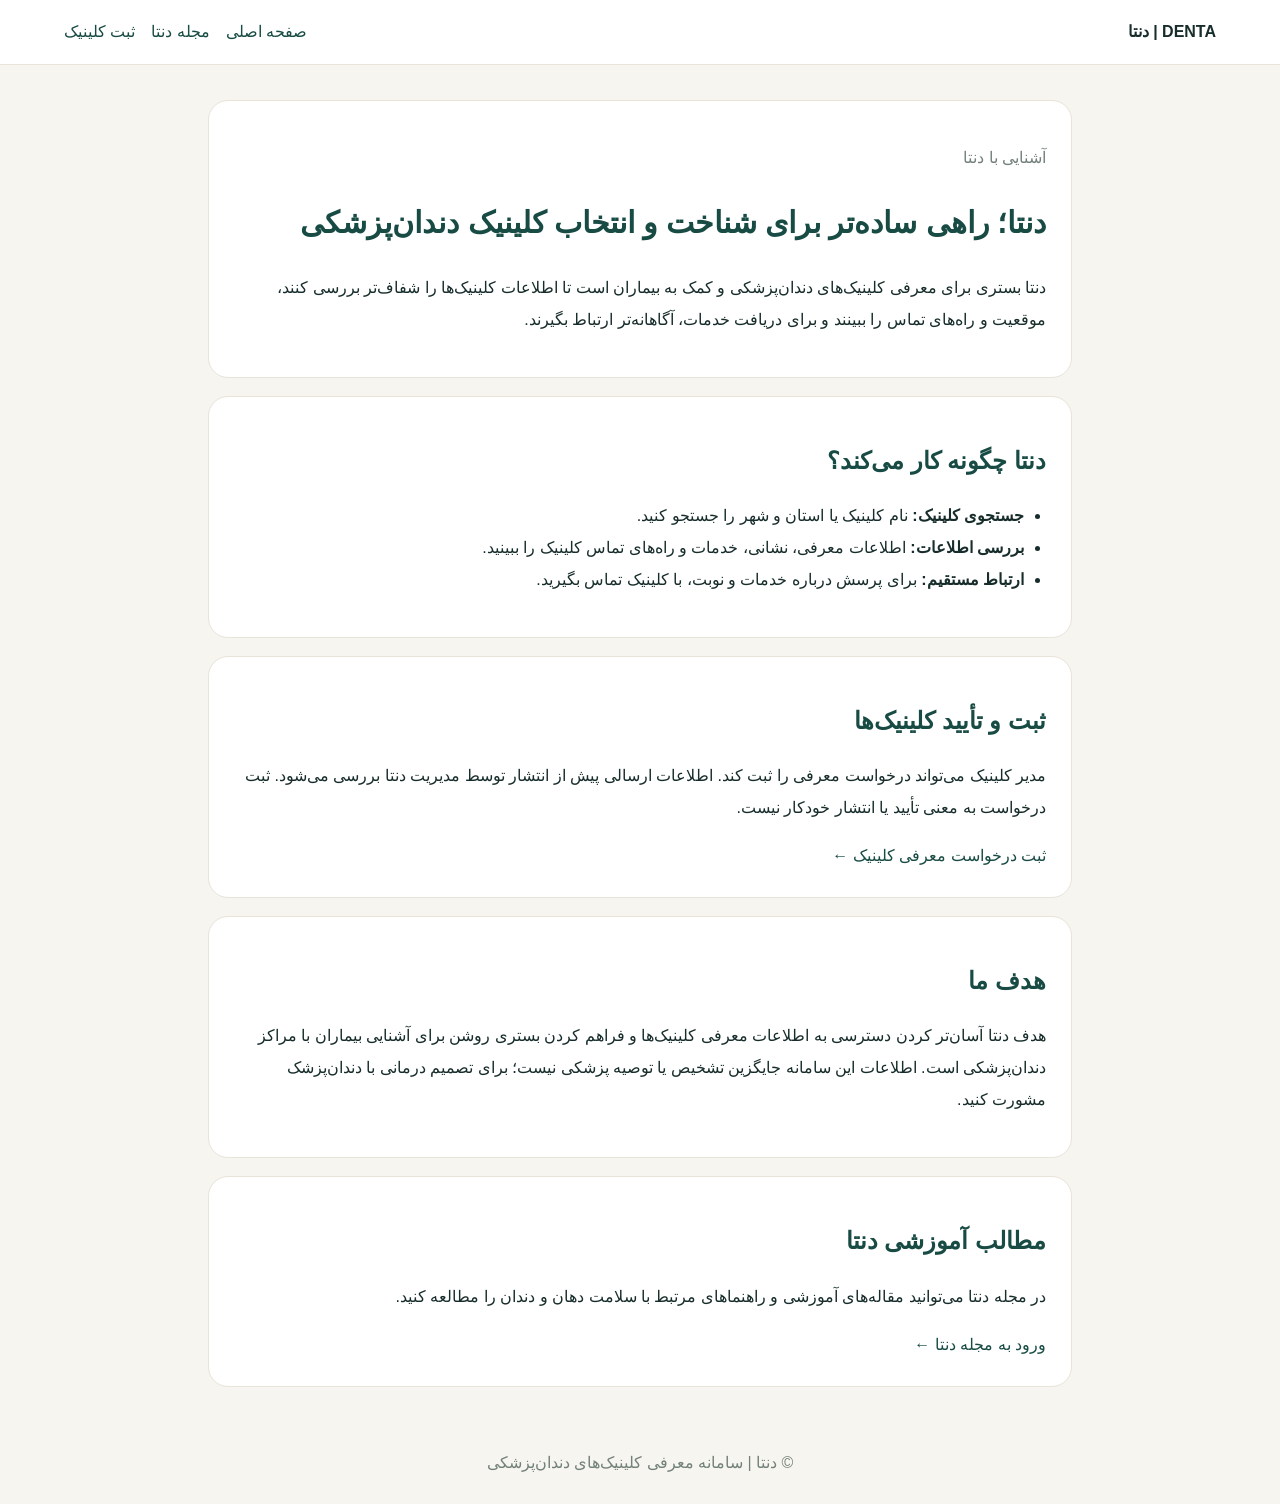
<file: about.html>
<!doctype html>
<html lang="fa" dir="rtl">
<head>
<link rel="icon" type="image/svg+xml" href="/favicon.svg">
<meta charset="utf-8"><meta name="viewport" content="width=device-width,initial-scale=1">
<meta name="theme-color" content="#174b43">
<title>درباره دنتا | راهنمای انتخاب و معرفی کلینیک‌های دندان‌پزشکی</title>
<meta name="description" content="با دنتا آشنا شوید؛ سامانه‌ای برای جستجوی کلینیک‌های دندان‌پزشکی، مشاهده اطلاعات تماس و معرفی کلینیک‌ها پس از بررسی.">
<link rel="canonical" href="https://denta-clinic.ir/about">
<style>
:root{--ink:#172d2b;--muted:#73817b;--green:#174b43;--gold:#b99558;--cream:#f7f5ef}
*{box-sizing:border-box}body{margin:0;background:var(--cream);color:var(--ink);font:16px/2 Tahoma,Arial,sans-serif}
header{background:#fff;border-bottom:1px solid #e8e4d9;padding:16px 5%;display:flex;justify-content:space-between;align-items:center;gap:12px}
a{color:var(--green);text-decoration:none}main{max-width:900px;margin:35px auto;padding:0 18px}
.hero,.block{background:#fff;border:1px solid #e8e4d9;border-radius:20px;padding:25px;margin-bottom:18px}
h1,h2{color:var(--green);line-height:1.6}h1{font-size:30px}.muted{color:var(--muted)}
ul{padding-right:22px}footer{text-align:center;color:var(--muted);padding:25px}
@media(max-width:700px){h1{font-size:24px}.hero,.block{padding:18px}}
</style></head>
<body>
<header><strong>DENTA | دنتا</strong><nav><a href="/">صفحه اصلی</a>　<a href="/magazine">مجله دنتا</a>　<a href="/register">ثبت کلینیک</a></nav></header>
<main>
<section class="hero"><p class="muted">آشنایی با دنتا</p><h1>دنتا؛ راهی ساده‌تر برای شناخت و انتخاب کلینیک دندان‌پزشکی</h1>
<p>دنتا بستری برای معرفی کلینیک‌های دندان‌پزشکی و کمک به بیماران است تا اطلاعات کلینیک‌ها را شفاف‌تر بررسی کنند، موقعیت و راه‌های تماس را ببینند و برای دریافت خدمات، آگاهانه‌تر ارتباط بگیرند.</p></section>
<section class="block"><h2>دنتا چگونه کار می‌کند؟</h2><ul>
<li><strong>جستجوی کلینیک:</strong> نام کلینیک یا استان و شهر را جستجو کنید.</li>
<li><strong>بررسی اطلاعات:</strong> اطلاعات معرفی، نشانی، خدمات و راه‌های تماس کلینیک را ببینید.</li>
<li><strong>ارتباط مستقیم:</strong> برای پرسش درباره خدمات و نوبت، با کلینیک تماس بگیرید.</li>
</ul></section>
<section class="block"><h2>ثبت و تأیید کلینیک‌ها</h2><p>مدیر کلینیک می‌تواند درخواست معرفی را ثبت کند. اطلاعات ارسالی پیش از انتشار توسط مدیریت دنتا بررسی می‌شود. ثبت درخواست به معنی تأیید یا انتشار خودکار نیست.</p><a href="/register">ثبت درخواست معرفی کلینیک ←</a></section>
<section class="block"><h2>هدف ما</h2><p>هدف دنتا آسان‌تر کردن دسترسی به اطلاعات معرفی کلینیک‌ها و فراهم کردن بستری روشن برای آشنایی بیماران با مراکز دندان‌پزشکی است. اطلاعات این سامانه جایگزین تشخیص یا توصیه پزشکی نیست؛ برای تصمیم درمانی با دندان‌پزشک مشورت کنید.</p></section>
<section class="block"><h2>مطالب آموزشی دنتا</h2><p>در مجله دنتا می‌توانید مقاله‌های آموزشی و راهنماهای مرتبط با سلامت دهان و دندان را مطالعه کنید.</p><a href="/magazine">ورود به مجله دنتا ←</a></section>
</main><footer>© دنتا | سامانه معرفی کلینیک‌های دندان‌پزشکی</footer></body></html>
</file>
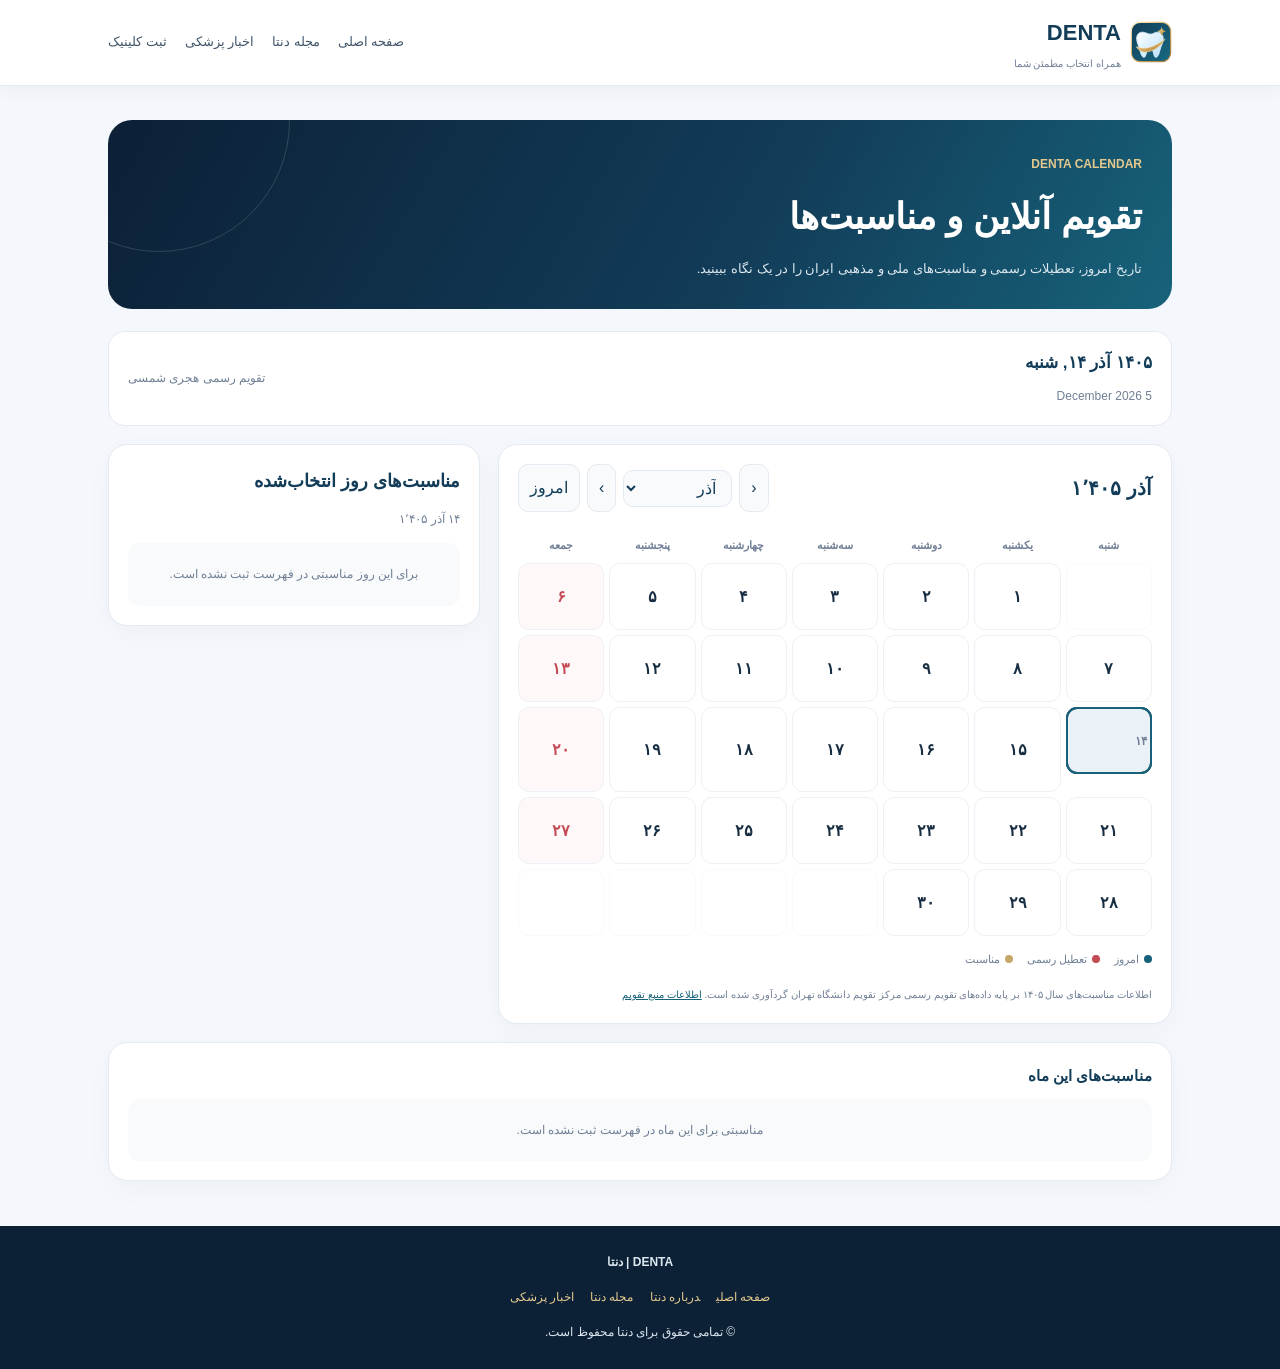
<file: calendar.html>
<!DOCTYPE html>
<html lang="fa" dir="rtl">
<head>
<meta charset="UTF-8">
<meta name="viewport" content="width=device-width, initial-scale=1">
<meta name="theme-color" content="#123c58">
<link rel="icon" type="image/svg+xml" href="/favicon.svg">
<title>تقویم آنلاین و مناسبت‌ها | دنتا</title>
<meta name="description" content="تقویم آنلاین شمسی دنتا؛ مشاهده تاریخ امروز، تعطیلات رسمی و مناسبت‌های ملی و مذهبی ایران در سال ۱۴۰۵.">
<link rel="canonical" href="https://denta-clinic.ir/calendar">
<meta name="robots" content="index,follow">
<style>
:root{--navy:#123c58;--blue:#17627a;--gold:#c7a66a;--ink:#172d42;--muted:#718096;--line:#e4eaf1;--bg:#f4f7fb;--red:#c44b55}
*{box-sizing:border-box}body{margin:0;background:var(--bg);color:var(--ink);font-family:Tahoma,"Segoe UI",Arial,sans-serif;line-height:1.9}
a{text-decoration:none;color:inherit}button,select{font:inherit}
header{background:#fff;border-bottom:1px solid var(--line);position:sticky;top:0;z-index:5;box-shadow:0 5px 20px #123c580b}
.nav{max-width:1100px;margin:auto;padding:12px 18px;display:flex;align-items:center;justify-content:space-between;gap:15px}
.logo{display:flex;align-items:center;gap:9px;color:var(--navy);font-weight:900;font-size:22px}.logo img{width:42px;height:42px;object-fit:contain}.logo small{display:block;font-size:10px;color:var(--muted);font-weight:400}
.navlinks{display:flex;gap:18px;align-items:center;font-size:13px;color:#42566a}.navlinks a:hover{color:var(--gold)}
main{max-width:1100px;margin:34px auto;padding:0 18px}
.intro{background:linear-gradient(120deg,#0c2036,#123c58 60%,#17627a);color:#fff;border-radius:24px;padding:28px 30px;margin-bottom:22px;position:relative;overflow:hidden}
.intro:after{content:"";position:absolute;width:260px;height:260px;border:1px solid #ffffff25;border-radius:50%;left:-80px;top:-130px}
.eyebrow{color:#e4c98e;font-size:12px;font-weight:bold}.intro h1{font-size:clamp(25px,4vw,36px);margin:5px 0}.intro p{margin:0;color:#dce7ef;font-size:13px}
.today{display:flex;align-items:center;justify-content:space-between;gap:12px;flex-wrap:wrap;background:#fff;border:1px solid var(--line);border-radius:17px;padding:15px 19px;margin-bottom:18px}
.today strong{color:var(--navy);font-size:17px}.today span{font-size:12px;color:var(--muted)}
.layout{display:grid;grid-template-columns:minmax(0,1.45fr) minmax(270px,.8fr);gap:18px;align-items:start}
.panel{background:#fff;border:1px solid var(--line);border-radius:19px;padding:19px;box-shadow:0 8px 28px #10243a08}
.toolbar{display:flex;align-items:center;justify-content:space-between;gap:10px;margin-bottom:16px}
.toolbar h2{font-size:20px;margin:0;color:var(--navy)}
.controls{display:flex;align-items:center;gap:7px}
.controls button,.controls select{border:1px solid var(--line);background:#f8fafc;color:var(--navy);border-radius:10px;padding:8px 11px;cursor:pointer}
.controls button:hover{border-color:var(--gold);background:#fff}
.weekdays,.days{display:grid;grid-template-columns:repeat(7,minmax(0,1fr));gap:5px}
.weekdays div{text-align:center;color:var(--muted);font-size:11px;font-weight:bold;padding:7px 0}
.day{min-height:67px;border:1px solid #edf1f5;background:#fff;border-radius:11px;padding:6px 4px;text-align:center;cursor:pointer;position:relative;color:var(--ink)}
.day:hover{border-color:var(--gold);background:#fffcf5}.day.muted{opacity:.35;cursor:default}.day.friday{background:#fff8f8;color:var(--red)}.day.holiday{background:#fff4f3;border-color:#f2d6d7}.day.today{outline:2px solid var(--blue);outline-offset:-2px;background:#edf7fb}.day.selected{background:#eaf2f8;border:2px solid var(--navy);padding:5px 3px}
.day-num{font-size:16px;font-weight:bold;display:block;line-height:1.7}.day-mark{display:block;font-size:9px;line-height:1.35;color:var(--red);white-space:nowrap;overflow:hidden;text-overflow:ellipsis}
.legend{display:flex;gap:14px;flex-wrap:wrap;margin-top:13px;color:var(--muted);font-size:11px}.dot{display:inline-block;width:8px;height:8px;border-radius:50%;margin-left:5px;background:var(--red)}.dot.blue{background:var(--blue)}.dot.gold{background:var(--gold)}
.side h2{font-size:18px;color:var(--navy);margin:0 0 10px}.selected-date{font-size:12px;color:var(--muted);margin-bottom:12px}
.event{padding:11px 12px;border:1px solid var(--line);border-radius:12px;margin:9px 0;background:#fbfcfe}
.event strong{display:block;font-size:13px;color:var(--ink)}.event small{display:block;color:var(--muted);font-size:10px;margin-top:3px}
.event.holiday{border-right:3px solid var(--red)}.event.normal{border-right:3px solid var(--gold)}
.empty{padding:20px;text-align:center;background:#f8fafc;border-radius:12px;color:var(--muted);font-size:12px}
.source{font-size:10px;color:var(--muted);margin-top:15px}.source a{color:var(--blue);text-decoration:underline}
.month-events{margin-top:18px}.month-events h3{font-size:15px;color:var(--navy);margin:0 0 8px}
footer{text-align:center;padding:25px 15px;background:#0c2036;color:#dce7ef;font-size:12px;margin-top:45px}footer a{color:#e4c98e;margin:0 8px}
@media(max-width:760px){.nav{align-items:flex-start}.navlinks{gap:10px;font-size:11px}.navlinks .optional{display:none}main{margin-top:20px;padding:0 12px}.intro{padding:22px 19px}.layout{grid-template-columns:1fr}.panel{padding:13px}.day{min-height:57px;padding:4px 1px}.day-num{font-size:14px}.day-mark{font-size:8px}.toolbar{align-items:flex-start;flex-direction:column}.controls{width:100%;justify-content:space-between}.controls select{flex:1}}
</style>
</head>
<body>
<header><div class="nav">
<a class="logo" href="/"><img src="/denta-logo.svg" alt="دنتا"><span>DENTA<small>همراه انتخاب مطمئن شما</small></span></a>
<nav class="navlinks"><a href="/">صفحه اصلی</a><a class="optional" href="/magazine">مجله دنتا</a><a class="optional" href="/news">اخبار پزشکی</a><a href="/register">ثبت کلینیک</a></nav>
</div></header>
<main>
<section class="intro"><span class="eyebrow">DENTA CALENDAR</span><h1>تقویم آنلاین و مناسبت‌ها</h1><p>تاریخ امروز، تعطیلات رسمی و مناسبت‌های ملی و مذهبی ایران را در یک نگاه ببینید.</p></section>
<div class="today"><div><strong id="todayFa">در حال دریافت تاریخ امروز…</strong><br><span id="todayEn"></span></div><span>تقویم رسمی هجری شمسی</span></div>
<div class="layout">
<section class="panel">
<div class="toolbar"><h2 id="monthTitle">تقویم</h2><div class="controls"><button id="prev" aria-label="ماه قبل">‹</button><select id="monthSelect" aria-label="انتخاب ماه"></select><button id="next" aria-label="ماه بعد">›</button><button id="todayBtn">امروز</button></div></div>
<div class="weekdays"><div>شنبه</div><div>یکشنبه</div><div>دوشنبه</div><div>سه‌شنبه</div><div>چهارشنبه</div><div>پنجشنبه</div><div>جمعه</div></div>
<div class="days" id="daysGrid"></div>
<div class="legend"><span><i class="dot blue"></i>امروز</span><span><i class="dot"></i>تعطیل رسمی</span><span><i class="dot gold"></i>مناسبت</span></div>
<div class="source">اطلاعات مناسبت‌های سال ۱۴۰۵ بر پایه داده‌های تقویم رسمی مرکز تقویم دانشگاه تهران گردآوری شده است. <a href="https://farsiui.ir/calendar" target="_blank" rel="noopener">اطلاعات منبع تقویم</a></div>
</section>
<aside class="panel side"><h2>مناسبت‌های روز انتخاب‌شده</h2><div class="selected-date" id="selectedDate"></div><div id="dayEvents"><div class="empty">برای دیدن مناسبت‌ها، یک روز را انتخاب کنید.</div></div></aside>
</div>
<section class="panel month-events"><h3>مناسبت‌های این ماه</h3><div id="monthEvents"><div class="empty">در حال دریافت مناسبت‌ها…</div></div></section>
</main>
<footer><strong>DENTA | دنتا</strong><p><a href="/">صفحه اصلی</a><a href="/about">درباره دنتا</a><a href="/magazine">مجله دنتا</a><a href="/news">اخبار پزشکی</a></p><span>© تمامی حقوق برای دنتا محفوظ است.</span></footer>
<script>
const months=['فروردین','اردیبهشت','خرداد','تیر','مرداد','شهریور','مهر','آبان','آذر','دی','بهمن','اسفند'];
const faNum=n=>new Intl.NumberFormat('fa-IR').format(n);
const fmt=new Intl.DateTimeFormat('en-US-u-ca-persian-nu-latn',{timeZone:'Asia/Tehran',year:'numeric',month:'numeric',day:'numeric'});
function parts(date){const o={};for(const p of fmt.formatToParts(date))if(p.type!=='literal')o[p.type]=Number(p.value);return {y:o.year,m:o.month,d:o.day};}
function dateAtJalaliDay(y,m,d){const guess=new Date(Date.UTC(y+621,m+1,15));for(let k=-25;k<=25;k++){const x=new Date(guess);x.setUTCDate(x.getUTCDate()+k);const p=parts(x);if(p.y===y&&p.m===m&&p.d===d)return x;}return null;}
function iranToday(){const p=parts(new Date());return {y:p.y,m:p.m,d:p.d};}
const today=iranToday();let view={y:today.y,m:today.m};let selected={...today};let events=[];
document.getElementById('monthSelect').innerHTML=months.map((m,i)=>'<option value="'+(i+1)+'">'+m+'</option>').join('');
document.getElementById('todayFa').textContent=new Intl.DateTimeFormat('fa-IR',{timeZone:'Asia/Tehran',dateStyle:'full'}).format(new Date());
document.getElementById('todayEn').textContent=new Intl.DateTimeFormat('en-GB',{timeZone:'Asia/Tehran',dateStyle:'long'}).format(new Date());
function key(y,m,d){return y+'-'+String(m).padStart(2,'0')+'-'+String(d).padStart(2,'0')}
function eventsFor(y,m,d){return events.filter(e=>e.date===key(y,m,d))}
function render(){
 document.getElementById('monthTitle').textContent=months[view.m-1]+' '+faNum(view.y);
 document.getElementById('monthSelect').value=String(view.m);
 const first=dateAtJalaliDay(view.y,view.m,1);if(!first){document.getElementById('daysGrid').innerHTML='<div class="empty">تاریخ این ماه در دسترس نیست.</div>';return;}
 const start=(first.getUTCDay()+1)%7;const next=view.m===12?dateAtJalaliDay(view.y+1,1,1):dateAtJalaliDay(view.y,view.m+1,1);
 const count=Math.round((next-first)/86400000);const cells=Math.ceil((start+count)/7)*7;let html='';
 for(let i=0;i<cells;i++){const day=i-start+1;if(day<1||day>count){html+='<div class="day muted"></div>';continue;}
  const ev=eventsFor(view.y,view.m,day);const dt=new Date(first);dt.setUTCDate(dt.getUTCDate()+day-1);const friday=dt.getUTCDay()===5;const isToday=view.y===today.y&&view.m===today.m&&day===today.d;const isSel=view.y===selected.y&&view.m===selected.m&&day===selected.d;
  const holiday=ev.some(e=>e.isHoliday);const mark=ev.length?(ev[0].title?.fa||'مناسبت'):'';
  html+='<button class="day '+(friday?'friday ':'')+(holiday?'holiday ':'')+(isToday?'today ':'')+(isSel?'selected':'')+'" data-day="'+day+'"><span class="day-num">'+faNum(day)+'</span><span class="day-mark">'+(holiday?'تعطیل':mark)+'</span></button>';
 }
 document.getElementById('daysGrid').innerHTML=html;
 document.querySelectorAll('.day[data-day]').forEach(b=>b.addEventListener('click',()=>{selected={y:view.y,m:view.m,d:Number(b.dataset.day)};render();renderSelected();}));
 renderSelected();renderMonthEvents();
}
function renderSelected(){
 document.getElementById('selectedDate').textContent=faNum(selected.d)+' '+months[selected.m-1]+' '+faNum(selected.y);
 const list=eventsFor(selected.y,selected.m,selected.d);document.getElementById('dayEvents').innerHTML=list.length?list.map(e=>'<div class="event '+(e.isHoliday?'holiday':'normal')+'"><strong>'+(e.title?.fa||'مناسبت')+'</strong><small>'+(e.isHoliday?'تعطیل رسمی':'مناسبت ثبت‌شده')+'</small></div>').join(''):'<div class="empty">برای این روز مناسبتی در فهرست ثبت نشده است.</div>';
}
function renderMonthEvents(){
 const list=events.filter(e=>{const p=e.date.split('-').map(Number);return p[0]===view.y&&p[1]===view.m}).sort((a,b)=>a.date.localeCompare(b.date));
 document.getElementById('monthEvents').innerHTML=list.length?list.map(e=>{const p=e.date.split('-').map(Number);return '<div class="event '+(e.isHoliday?'holiday':'normal')+'"><strong>'+faNum(p[2])+' '+(e.title?.fa||'مناسبت')+'</strong><small>'+(e.isHoliday?'تعطیل رسمی':'مناسبت')+'</small></div>'}).join(''):'<div class="empty">مناسبتی برای این ماه در فهرست ثبت نشده است.</div>';
}
function move(n){let m=view.m+n,y=view.y;if(m<1){m=12;y--}if(m>12){m=1;y++}view={y,m};selected={y,m,d:1};render()}
document.getElementById('prev').onclick=()=>move(-1);document.getElementById('next').onclick=()=>move(1);
document.getElementById('monthSelect').onchange=e=>{view.m=Number(e.target.value);selected={y:view.y,m:view.m,d:1};render()};
document.getElementById('todayBtn').onclick=()=>{view={...today};selected={...today};render()};
async function loadEvents(){
 try{const base='https://raw.githubusercontent.com/MiladJoodi/FarsiUI/main/calendar/years/1405/';
  const [h,e]=await Promise.all([fetch(base+'holidays.json'),fetch(base+'events.json')]);
  if(!h.ok||!e.ok)throw new Error('calendar data unavailable');
  const [hd,ed]=await Promise.all([h.json(),e.json()]);events=[...(hd.items||[]),...(ed.items||[])];
  if(today.y!==1405){document.querySelector('.source').textContent='داده‌های منتشرشدهٔ این نسخه مربوط به سال ۱۴۰۵ است؛ برای سال‌های دیگر به‌روزرسانی تقویم لازم است.'}
 }catch(err){document.getElementById('dayEvents').innerHTML='<div class="empty">دریافت فهرست مناسبت‌ها ممکن نشد. لطفاً اتصال اینترنت را بررسی و صفحه را دوباره بارگذاری کنید.</div>';document.getElementById('monthEvents').innerHTML='<div class="empty">اطلاعات مناسبت‌ها بارگذاری نشد.</div>'}
 render();
}
loadEvents();
</script>
</body></html>
</file>
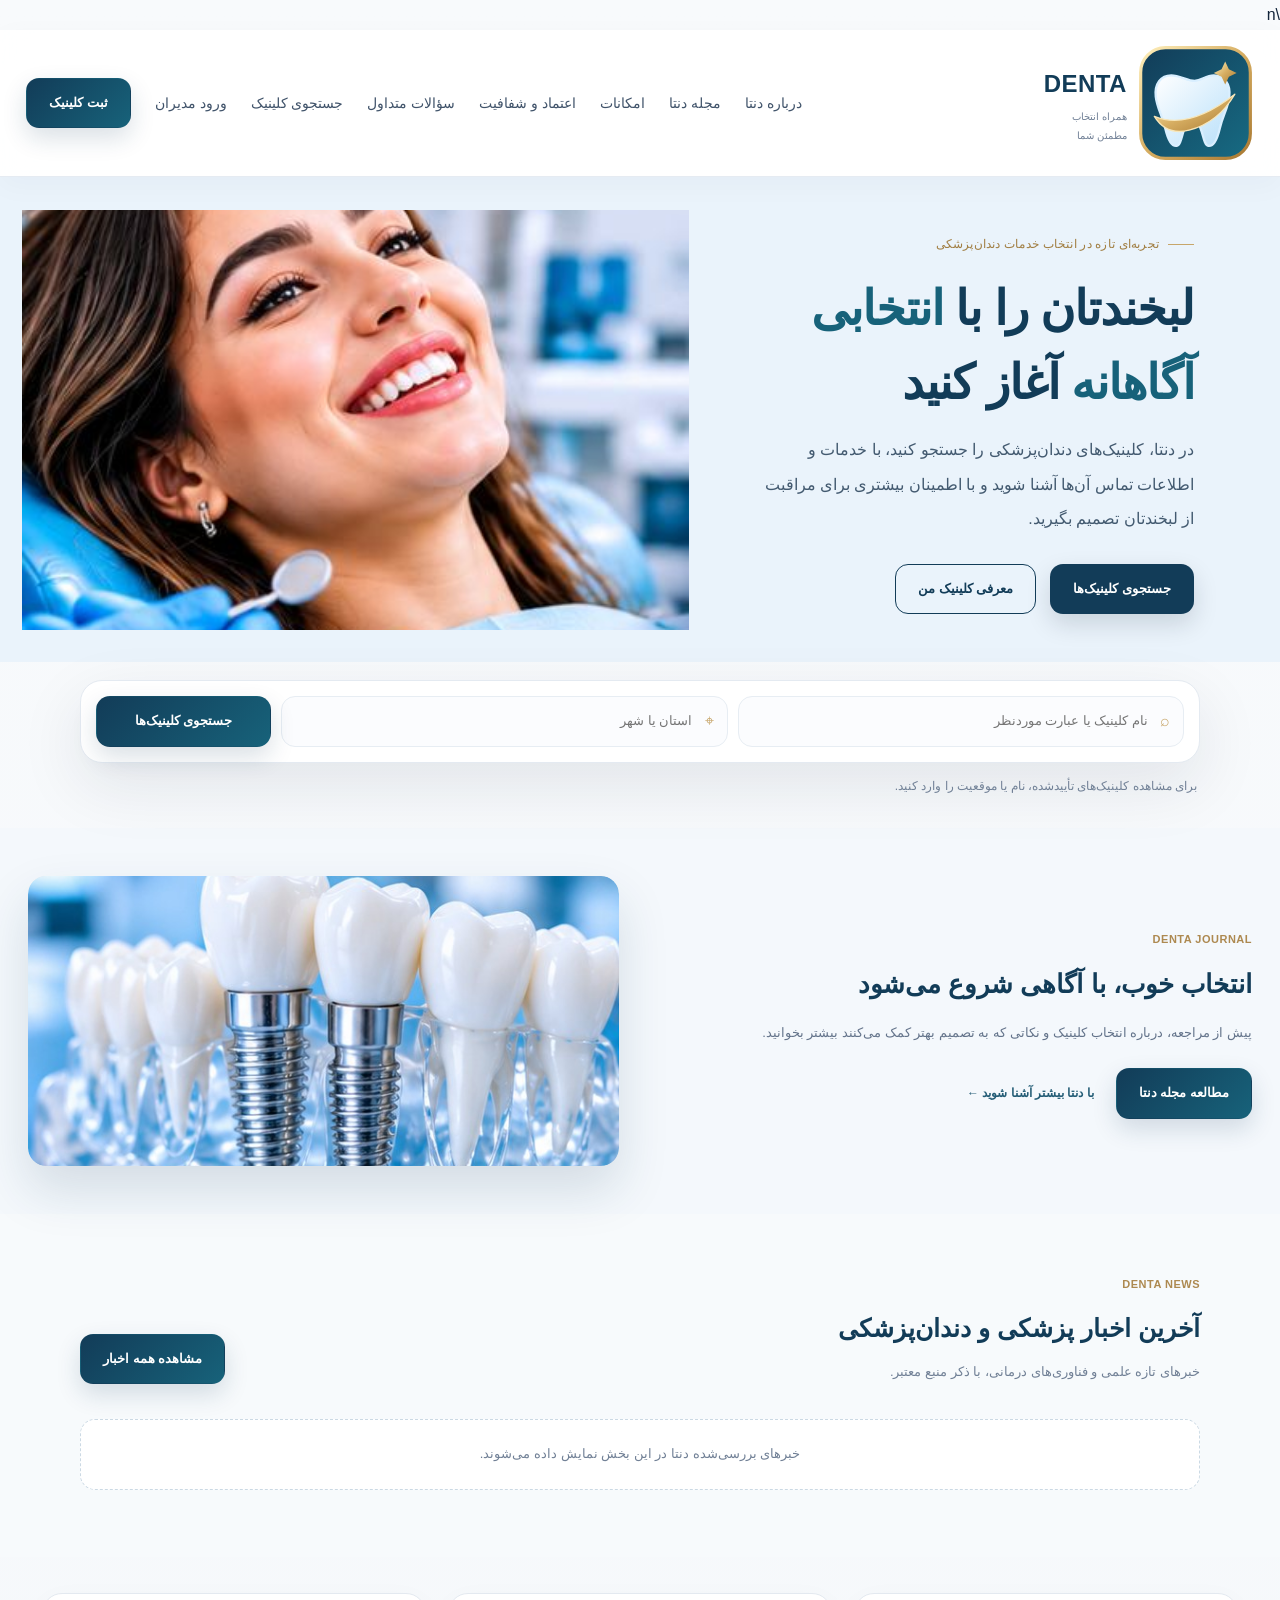
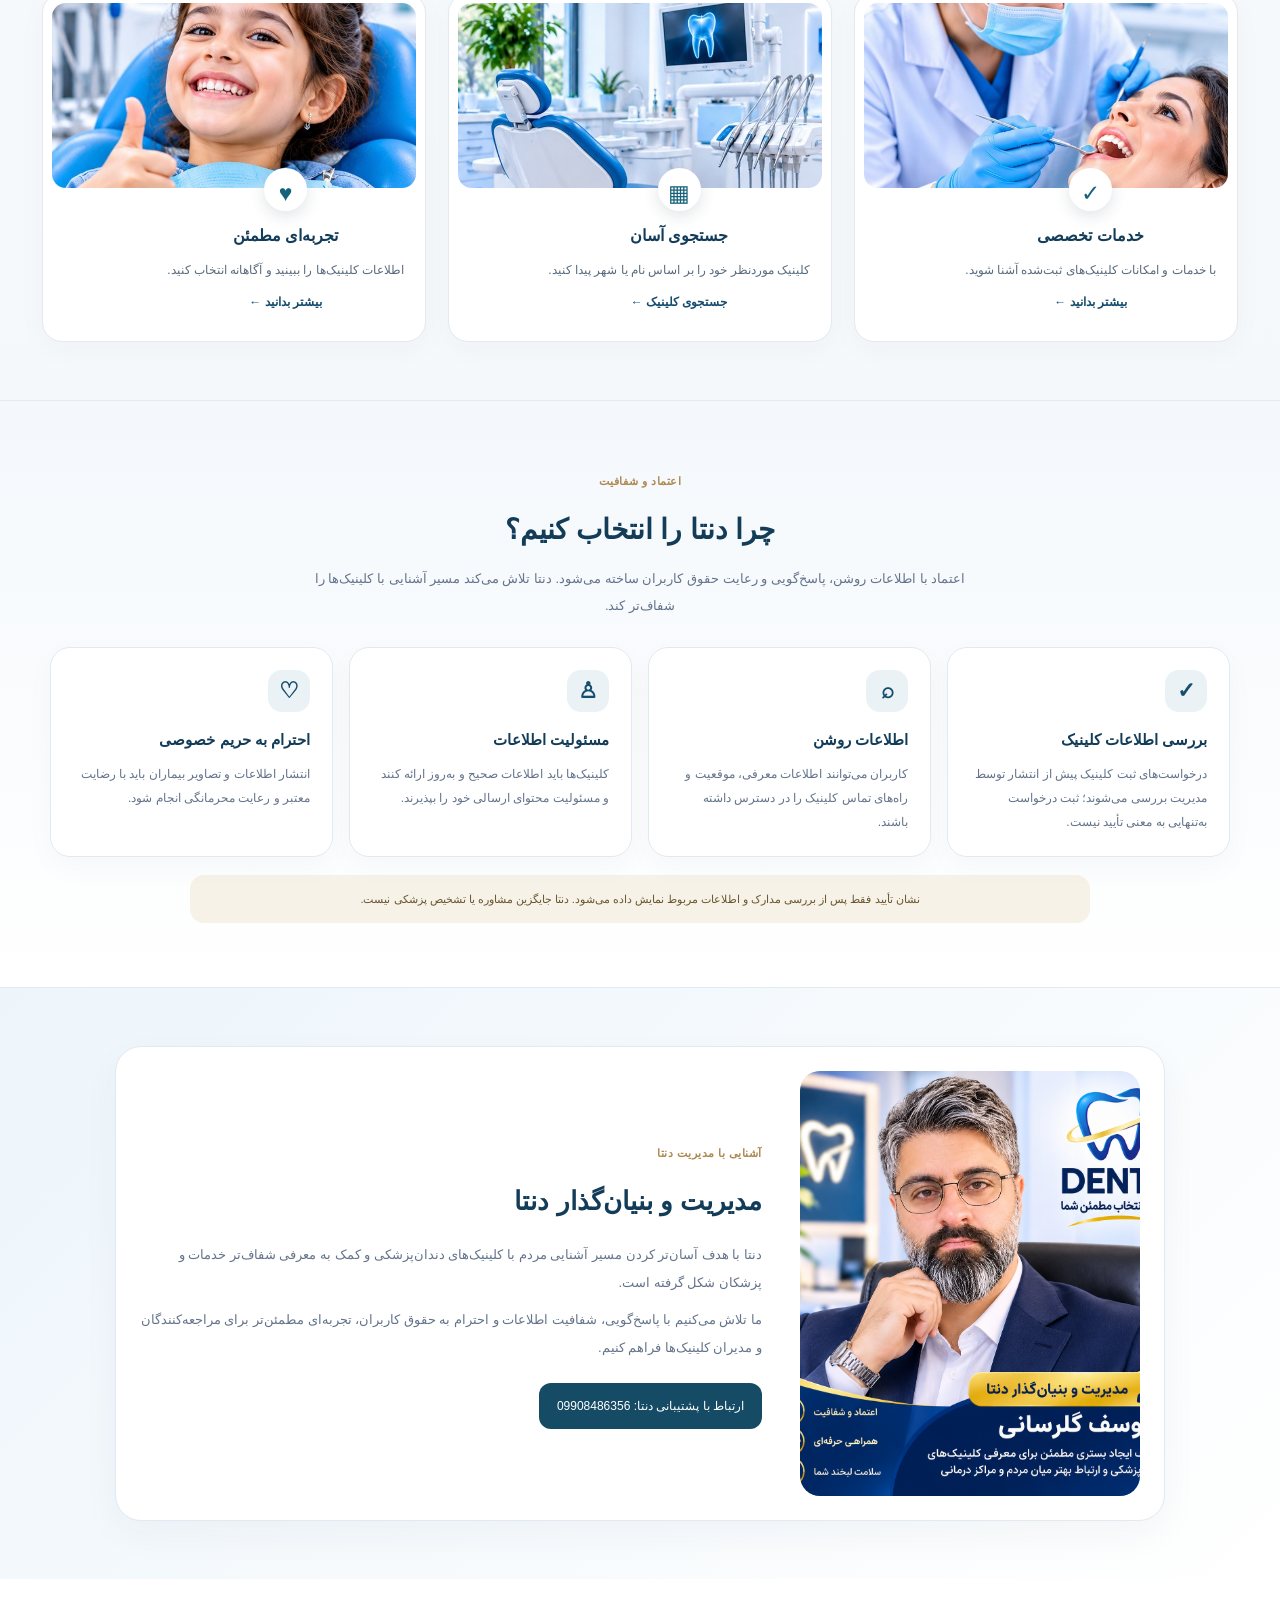
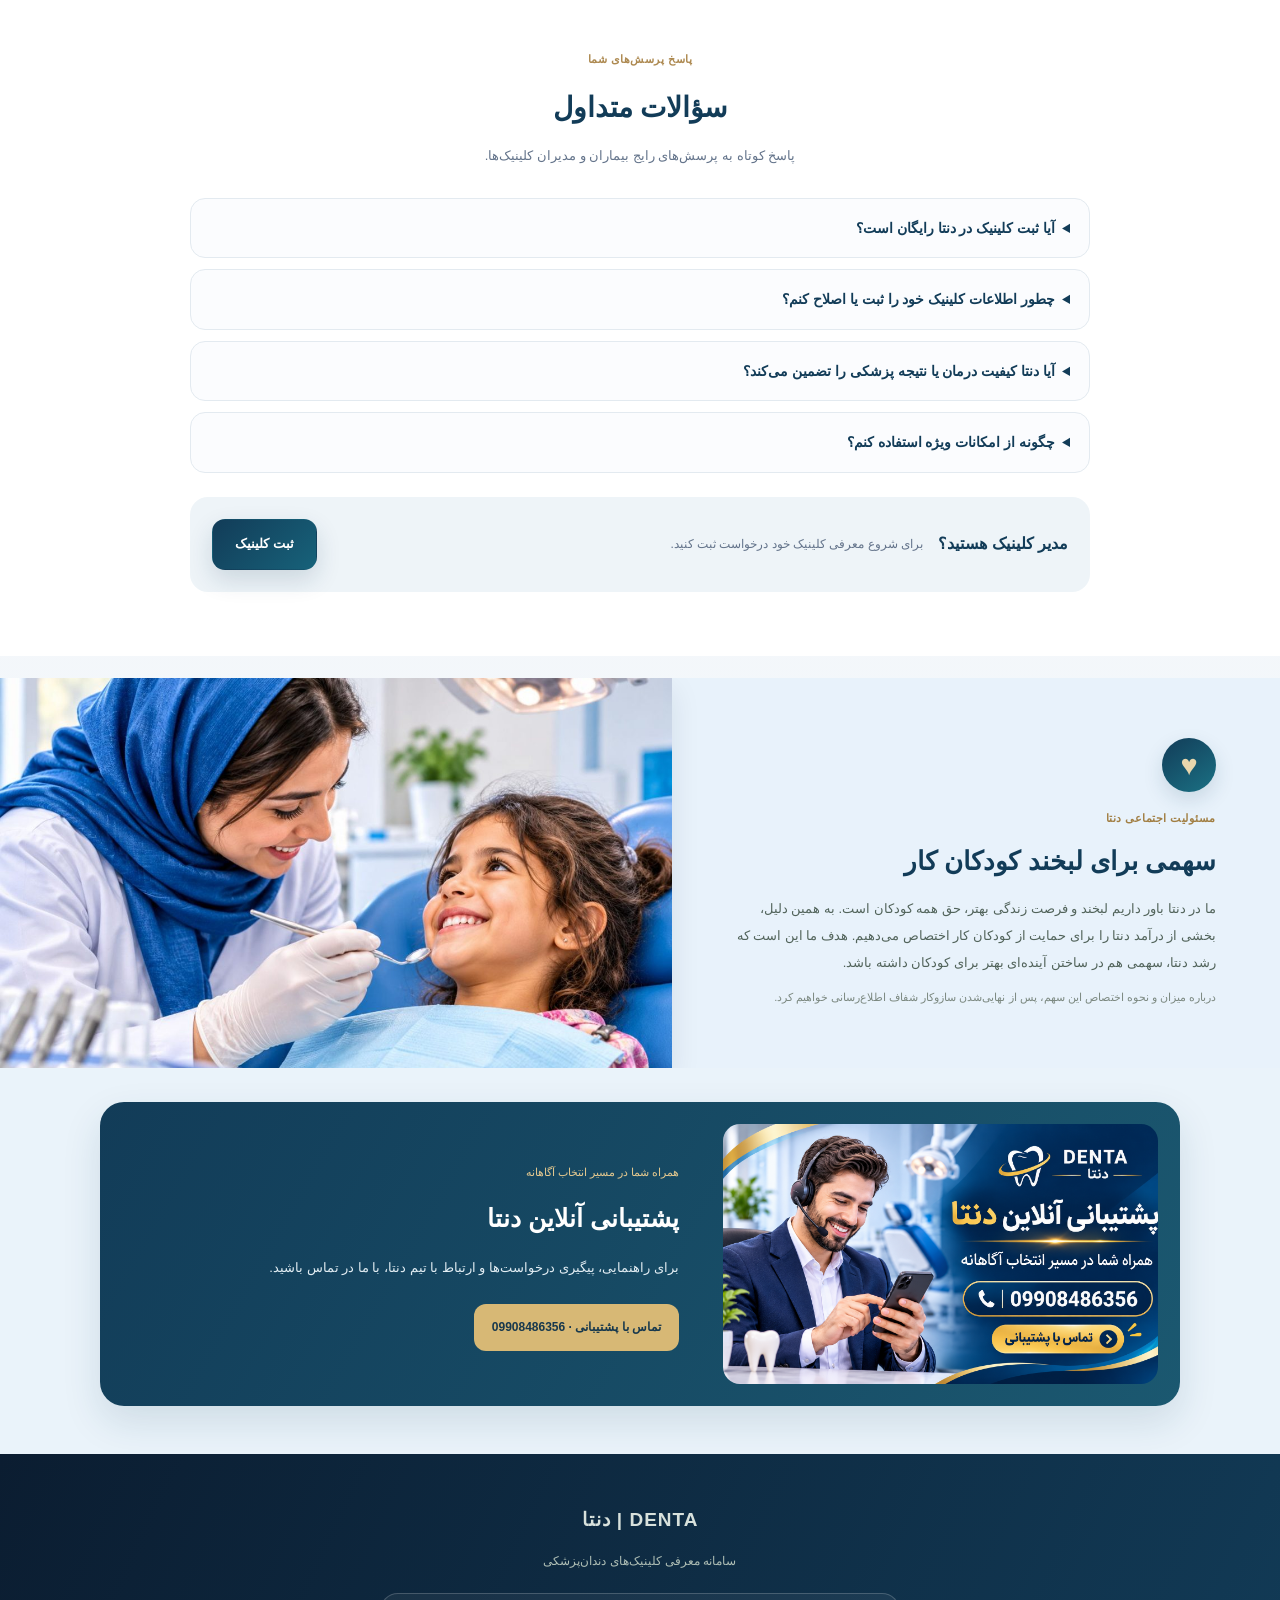
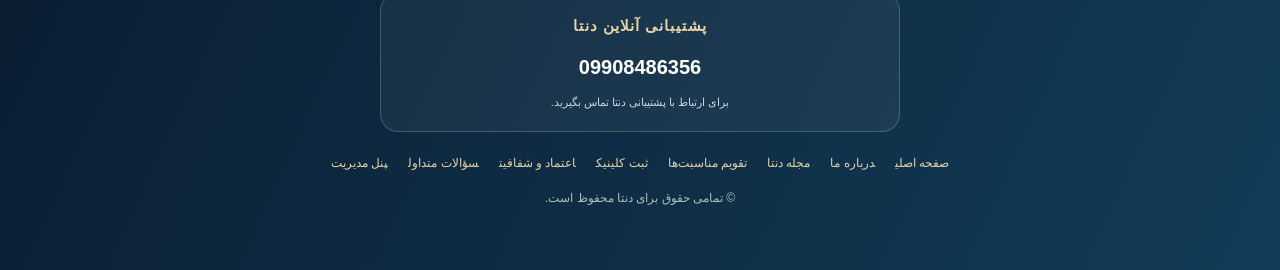
<file: home.html>
<!DOCTYPE html>
<html lang="fa" dir="rtl">
<head>
<meta charset="UTF-8">
<meta name="viewport" content="width=device-width, initial-scale=1.0">
<meta name="theme-color" content="#123c58">\n<link rel="icon" type="image/svg+xml" href="/favicon.svg">
<title>دنتا | انتخاب آگاهانه کلینیک دندان‌پزشکی</title>
<meta name="description" content="دنتا؛ راهی مطمئن و ساده برای جستجو و آشنایی با کلینیک‌های دندان‌پزشکی تأییدشده در ایران">
<link rel="canonical" href="https://denta-clinic.ir/home">
<meta name="robots" content="index,follow,max-image-preview:large">
<meta property="og:type" content="website">
<meta property="og:site_name" content="دنتا">
<meta property="og:title" content="دنتا | همراه انتخاب مطمئن شما">
<meta property="og:description" content="کلینیک‌های دندان‌پزشکی را آگاهانه جستجو و مقایسه کنید.">
<meta property="og:url" content="https://denta-clinic.ir/home">
<meta property="og:image" content="https://denta-clinic.ir/denta-hero-photo.jpg">
<meta name="twitter:card" content="summary_large_image">
<script type="application/ld+json">
{
  "@context": "https://schema.org",
  "@type": "Organization",
  "name": "دنتا",
  "alternateName": "DENTA",
  "url": "https://denta-clinic.ir/",
  "logo": "https://denta-clinic.ir/denta-logo.svg",
  "description": "سامانه جستجو و آشنایی با کلینیک‌های دندان‌پزشکی در ایران."
}
</script>
<style>
:root{--ink:#172d2b;--muted:#73817b;--green:#174b43;--green2:#28685d;--gold:#b99558;--cream:#f7f5ef;--line:#e8e4d9;--white:#fff}
*{box-sizing:border-box}
html{scroll-behavior:smooth}
body{margin:0;background:var(--cream);color:var(--ink);font-family:Tahoma,Arial,sans-serif;line-height:1.9}
a{text-decoration:none;color:inherit}
button,input{font:inherit}
header{position:sticky;top:0;z-index:10;background:#fbfaf6ed;backdrop-filter:blur(14px);border-bottom:1px solid #e9e5dc}
.nav{max-width:1180px;margin:auto;padding:13px 22px;display:flex;align-items:center;justify-content:space-between;gap:16px}
.logo{display:flex;align-items:center;gap:10px;font-size:24px;font-weight:900;letter-spacing:.4px;color:var(--green)}\n.logo-image{width:46px;height:46px;display:block;flex:0 0 auto;object-fit:contain;border-radius:14px;filter:drop-shadow(0 5px 10px #123c5822)}\n.logo-wordmark{display:block;font-size:25px;line-height:1.15;font-weight:900;letter-spacing:.5px;color:#123c58}\n.logo small{display:block;font-size:10px;font-weight:500;color:var(--muted);letter-spacing:0}
.logo-mark{width:39px;height:39px;border-radius:13px;background:var(--green);color:#e7d3a8;display:grid;place-items:center;font-size:22px}
.logo small{display:block;font-size:10px;font-weight:500;color:var(--muted);letter-spacing:0}
.navlinks{display:flex;align-items:center;gap:22px;font-size:13px;color:#465953}
.navlinks a:hover{color:var(--gold)}
.btn{display:inline-flex;align-items:center;justify-content:center;border:1px solid transparent;border-radius:999px;padding:11px 21px;font-weight:bold;font-size:13px;cursor:pointer;transition:.2s}
.primary{background:var(--green);color:white;box-shadow:0 8px 20px #174b4320}
.primary:hover{background:var(--green2);transform:translateY(-1px)}
.outline{border-color:#d8d1c1;color:var(--green);background:transparent}
.hero{position:relative;overflow:hidden;background:radial-gradient(ellipse at 82% 8%,#426b5a 0,transparent 37%),linear-gradient(115deg,#102b29,#1c4840 62%,#244f46);color:white;padding:74px 22px 84px}
.hero:before,.hero:after{content:"";position:absolute;border:1px solid #d6c08b35;border-radius:50%;width:430px;height:430px;left:-190px;top:-260px}
.hero:after{width:560px;height:560px;left:-250px;top:-325px}
.hero-inner{max-width:1180px;margin:auto;position:relative;z-index:1;display:grid;grid-template-columns:1.15fr .85fr;align-items:center;gap:45px}
.eyebrow{display:inline-flex;align-items:center;gap:9px;color:#e0c99b;font-size:12px;letter-spacing:.2px}
.eyebrow:before{content:"";width:26px;height:1px;background:var(--gold)}
.hero h1{font-size:clamp(30px,4.2vw,51px);line-height:1.55;margin:16px 0 13px;max-width:670px}
.hero h1 em{font-style:normal;color:#e1c999}
.hero-copy{max-width:590px;color:#d2dfd8;font-size:15px;margin:0 0 27px}
.hero-actions{display:flex;gap:12px;flex-wrap:wrap}
.hero .primary{background:#d2b77e;color:#1d332e;box-shadow:none}
.hero .outline{border-color:#ffffff60;color:white}
.hero-art{min-height:300px;display:flex;align-items:center;justify-content:center;position:relative}
.art-card{width:min(100%,390px);height:300px;border:1px solid #e5d6b04d;border-radius:26px;background:linear-gradient(145deg,#ffffff18,#ffffff08);backdrop-filter:blur(8px);display:flex;align-items:center;justify-content:center;position:relative;box-shadow:0 28px 70px #061d1a55}
.tooth-symbol{font-size:132px;color:#e6d3a8;text-shadow:0 15px 40px #0004}
.art-caption{position:absolute;bottom:19px;right:22px;left:22px;display:flex;justify-content:space-between;align-items:center;color:#e7e0cf;font-size:11px}
.art-caption strong{font-size:13px;color:white}
.search-wrap{max-width:1050px;margin:-34px auto 0;padding:0 20px;position:relative;z-index:3}
.searchbox{background:white;border:1px solid #e9e4d9;border-radius:19px;padding:13px;display:grid;grid-template-columns:1fr 1fr auto;gap:10px;box-shadow:0 18px 55px #142d291a}
.field{display:flex;align-items:center;gap:10px;padding:0 13px;border:1px solid #eeeae2;border-radius:12px;color:var(--gold)}
.field input{width:100%;border:0;outline:0;padding:12px 2px;color:var(--ink);font-size:13px;background:transparent}
.searchbox button{font-family:inherit;min-width:175px}
.hint{font-size:12px;margin:12px 3px 0;color:var(--muted)}
.results{max-width:1050px;margin:20px auto;padding:0 20px}
.result-card{background:white;border:1px solid var(--line);border-radius:17px;padding:20px;margin:12px 0;box-shadow:0 6px 22px #1b352b08}
.result-card h3{margin:0 0 8px;color:var(--green);font-size:18px}
.result-card p{margin:5px 0;font-size:13px;color:#64736c}
.result-phone{display:inline-flex;margin-top:12px;padding:8px 14px;border-radius:30px;background:#edf4ef;color:var(--green);font-weight:bold;font-size:12px}
section.content{max-width:1180px;margin:76px auto;padding:0 22px}
.section-head{text-align:center;max-width:650px;margin:0 auto 30px}
.kicker{color:var(--gold);font-size:11px;font-weight:bold;letter-spacing:.5px}
.section-head h2{font-size:26px;margin:7px 0;color:var(--ink)}
.section-head p{font-size:13px;color:var(--muted);margin:0}
.cards{display:grid;grid-template-columns:repeat(3,1fr);gap:18px}
.feature{background:#fff;border:1px solid var(--line);border-radius:19px;padding:26px 23px;transition:.22s}
.feature:hover{transform:translateY(-4px);box-shadow:0 16px 34px #193a3010}
.feature-link{display:block;color:inherit;cursor:pointer}
.feature-link:focus-visible{outline:3px solid var(--gold);outline-offset:4px}
.feature-icon{width:48px;height:48px;border-radius:15px;background:#edf3ed;color:var(--green);display:grid;place-items:center;font-size:23px}
.feature h3{font-size:15px;margin:17px 0 7px}
.feature p{font-size:12px;color:var(--muted);margin:0}
.steps{display:grid;grid-template-columns:repeat(3,1fr);gap:15px;counter-reset:step}
.step{padding:22px;border-top:1px solid #d9d1bf;position:relative}
.step:before{counter-increment:step;content:"0" counter(step);color:var(--gold);font-size:12px;font-weight:bold}
.step h3{font-size:14px;margin:7px 0}
.step p{font-size:12px;color:var(--muted);margin:0}
.step-link{display:block;color:inherit;text-decoration:none;cursor:pointer;transition:.2s}
.step-link:hover{background:#fff;box-shadow:0 10px 25px #193a3010}
.step-link:focus-visible{outline:3px solid var(--gold);outline-offset:3px}
.cta{background:linear-gradient(115deg,#153b35,#28574c);border-radius:24px;padding:40px 28px;text-align:center;color:white}
.cta h2{margin:0 0 8px;font-size:24px}
.cta p{color:#d2ded7;font-size:13px;margin:0 auto 20px;max-width:620px}
.cta .primary{background:#d2b77e;color:#203a33}
footer{background:#102a28;color:#d8e1dc;padding:38px 22px;text-align:center;font-size:12px;margin-top:80px}
footer strong{font-size:19px;letter-spacing:1px}
footer p{color:#aebeb5}
footer a{color:#e4d2aa;margin:0 10px}
@media(max-width:1024px){
 .nav{padding:11px 15px}.navlinks{gap:10px;font-size:11px}.navlinks .optional{display:none}.navlinks .btn{padding:9px 13px}
 .hero{padding:48px 18px 66px}.hero-inner{grid-template-columns:1fr;gap:25px}.hero h1{font-size:31px}.hero-copy{font-size:13px}
 .hero-art{min-height:185px}.art-card{height:185px;max-width:310px}.tooth-symbol{font-size:90px}
 .search-wrap{padding:0 13px}.searchbox{grid-template-columns:1fr;padding:11px}.searchbox button{width:100%}
 section.content{margin:55px auto;padding:0 15px}.cards,.steps{grid-template-columns:1fr}.feature{padding:21px}
 .section-head h2{font-size:22px}.cta{padding:30px 18px}
}

/* Social responsibility: support for working children */
.social-impact{max-width:1180px;margin:54px auto 0;padding:0 22px}
.social-impact-inner{position:relative;overflow:hidden;display:grid;grid-template-columns:260px auto 1fr;align-items:center;gap:24px;padding:30px 34px;border:1px solid #d9e6d9;border-radius:24px;background:linear-gradient(115deg,#edf5ed,#fffdf8 78%)}
.social-impact-photo{display:block;width:100%;height:210px;object-fit:cover;object-position:center 42%;border-radius:19px;box-shadow:0 12px 28px #10243a18}
.social-impact-icon{width:58px;height:58px;display:grid;place-items:center;border-radius:19px;background:#174b43;color:#e8d6ad;font-size:29px}
.social-impact .kicker{color:#a17e42}
.social-impact h2{margin:5px 0 8px;color:#174b43;font-size:23px}
.social-impact p{max-width:850px;margin:0;color:#52645b;font-size:13px;line-height:2.1}
.social-impact small{display:block;margin-top:10px;color:#7c8981;font-size:11px}
@media(max-width:700px){.social-impact{margin-top:38px;padding:0 15px}.social-impact-inner{grid-template-columns:1fr;padding:22px 19px;gap:13px}.social-impact-photo{height:220px;order:0}.social-impact-icon{width:48px;height:48px;border-radius:15px}.social-impact h2{font-size:19px}.social-impact p{font-size:12px}}


/* DENTA premium visual refresh */
:root{--ink:#12243a;--muted:#718096;--green:#123c58;--green2:#17627a;--gold:#c7a66a;--cream:#f5f7fb;--line:#e3e9f0;--white:#fff}
body{background:linear-gradient(180deg,#f8fafc 0%,#f2f6fa 100%);color:var(--ink);font-family:Tahoma,"Segoe UI",Arial,sans-serif}
header{background:rgba(255,255,255,.88);border-bottom:1px solid #e5ebf2;box-shadow:0 8px 28px #10243a08}
.logo{color:#123c58}.logo-mark{background:linear-gradient(145deg,#123c58,#1b7184);box-shadow:0 8px 20px #123c5830}
.navlinks{color:#40536a}.navlinks a{transition:.2s}.navlinks a:hover{color:#b18b4f}
.btn{border-radius:13px;padding:12px 22px}
.primary{background:linear-gradient(135deg,#123c58,#17627a);box-shadow:0 10px 24px #123c5828}
.primary:hover{background:linear-gradient(135deg,#164d6d,#1b7184)}
.hero{background:radial-gradient(ellipse at 78% 18%,#397b8b 0,transparent 34%),radial-gradient(ellipse at 12% 95%,#234c71 0,transparent 38%),linear-gradient(115deg,#0c2036,#123c58 58%,#14596b);padding-top:88px;padding-bottom:98px}
.hero:before,.hero:after{border-color:#e4c98c30}
.hero h1{font-size:clamp(34px,4.7vw,58px);letter-spacing:-1px}
.hero-copy{font-size:16px;line-height:2.15;color:#dce7ef}
.hero-art{min-height:340px}
.art-card{height:330px;border-radius:34px;border:1px solid #ffffff35;background:linear-gradient(145deg,#ffffff24,#ffffff09);box-shadow:0 35px 90px #06192b70}
.tooth-symbol{font-size:150px;color:#e7d1a1;text-shadow:0 15px 45px #0005}
.search-wrap{max-width:1080px}
.searchbox{border-radius:22px;padding:15px;box-shadow:0 22px 65px #10243a18;border-color:#e4eaf1}
.field{border-radius:14px;background:#fbfcfe;border-color:#e7edf3}
.searchbox button{border-radius:14px}
section.content{margin-top:88px;margin-bottom:88px}
.section-head h2{font-size:30px;letter-spacing:-.4px}
.kicker{color:#ad8950}
.feature{border-radius:23px;padding:30px 26px;box-shadow:0 8px 30px #10243a08}
.feature:hover{box-shadow:0 22px 48px #10243a14;transform:translateY(-6px)}
.feature-icon{background:linear-gradient(145deg,#eaf2f7,#f5f0e5);color:#164c68;border-radius:17px}
.step{border-top:2px solid #d8e2eb;border-radius:0 0 16px 16px}
.step-link:hover{border-radius:16px}
.cta{background:radial-gradient(ellipse at 80% 0,#2d7180,transparent 45%),linear-gradient(115deg,#102b46,#164f68);border:1px solid #ffffff20;box-shadow:0 24px 60px #123c5820;border-radius:30px;padding:48px 30px}
.cta .primary,.hero .primary{background:linear-gradient(135deg,#e6d2a6,#c4a267);color:#17334a;box-shadow:0 10px 25px #061d2b25}
.social-impact-inner{border-color:#dce6ed;background:linear-gradient(115deg,#eaf2f6,#fff 78%);box-shadow:0 14px 40px #10243a08;border-radius:28px}
.social-impact-icon{background:linear-gradient(145deg,#123c58,#1b7184);box-shadow:0 8px 20px #123c5825}
.social-impact h2{color:#123c58}
footer{background:linear-gradient(115deg,#0b1d31,#123c58);padding:48px 22px}
@media(max-width:1024px){.hero{padding-top:58px;padding-bottom:76px}.hero-art{min-height:220px}.art-card{height:220px}.tooth-symbol{font-size:105px}.section-head h2{font-size:24px}}


/* Complete homepage composition refresh */
.hero{padding-top:76px;padding-bottom:91px;min-height:570px;display:flex;align-items:center}
.hero-inner{grid-template-columns:1.08fr .92fr;gap:56px}
.hero h1{max-width:650px;font-weight:900;line-height:1.65}
.hero-actions{gap:14px}
.hero-art{min-height:390px}
.art-card{width:min(100%,440px);height:360px;border-radius:38px;overflow:visible;background:linear-gradient(145deg,#ffffff24,#ffffff08);border:1px solid #ffffff42}
.art-glass{position:relative;z-index:2;width:76%;height:76%;border-radius:30px;border:1px solid #ffffff40;background:linear-gradient(145deg,#ffffff20,#ffffff08);display:flex;flex-direction:column;align-items:center;justify-content:center;box-shadow:inset 0 1px #ffffff55}
.art-label{font-size:9px;letter-spacing:2px;color:#e4d3ae}
.art-main-title{font-size:17px;color:#fff;margin-top:4px}
.art-subtitle{font-size:10px;color:#d3e0e8;margin-top:7px}
.tooth-symbol{font-size:116px;line-height:1.2;color:#e8d5a9}
.art-orbit{position:absolute;border:1px solid #e4d1a255;border-radius:50%;z-index:0}
.orbit-one{width:310px;height:310px}
.orbit-two{width:390px;height:390px}
.art-floating{position:absolute;z-index:3;left:-25px;top:50px;display:flex;align-items:center;gap:10px;padding:12px 16px;border:1px solid #ffffff50;border-radius:15px;background:#f9fbf5;color:#173a51;box-shadow:0 14px 35px #06192b35}
.art-floating>span{width:32px;height:32px;display:grid;place-items:center;border-radius:10px;background:#e9dfc8;color:#80653b}
.art-floating b,.art-floating small{display:block}
.art-floating b{font-size:11px}
.art-floating small{font-size:9px;color:#718096}
.art-caption{bottom:13px}
.search-wrap{margin-top:-38px}
.editorial-band{padding:64px 22px;background:linear-gradient(180deg,#eaf1f6,#f8fafc);border-top:1px solid #e1eaf0;border-bottom:1px solid #e1eaf0}
.editorial-inner{max-width:1136px;margin:auto;display:grid;grid-template-columns:1.1fr .9fr;align-items:center;gap:50px}
.editorial-copy h2{font-size:29px;line-height:1.7;color:#123c58;margin:9px 0}
.editorial-copy p{font-size:13px;line-height:2.2;color:#64748b;max-width:530px}
.editorial-actions{display:flex;align-items:center;gap:22px;flex-wrap:wrap;margin-top:20px}
.editorial-link{font-size:12px;font-weight:bold;color:#245d76}
.editorial-visual{min-height:240px;border-radius:26px;padding:26px 30px;display:flex;flex-direction:column;align-items:flex-start;justify-content:space-between;overflow:hidden;position:relative;color:white;background:radial-gradient(circle at 78% 20%,#6b9aa2 0,transparent 35%),linear-gradient(135deg,#102d49,#1b6073);box-shadow:0 24px 50px #123c5825}
.editorial-visual:before,.editorial-visual:after{content:"";position:absolute;border:1px solid #e3d0a355;border-radius:50%;width:220px;height:220px;left:-60px;bottom:-130px}
.editorial-visual:after{width:290px;height:290px;left:-95px;bottom:-165px}
.journal-mark{position:absolute;right:22px;top:10px;font-size:115px;font-weight:900;color:#ffffff12;line-height:1}
.journal-overline,.journal-bottom{font-size:11px;color:#e2d1a9;position:relative;z-index:1}
.editorial-visual strong{font-size:27px;line-height:1.8;position:relative;z-index:1}
.cards{gap:20px}
.feature{min-height:205px;display:flex;flex-direction:column;align-items:flex-start;justify-content:flex-start}
.feature h3{font-size:16px}
.feature p{font-size:13px;line-height:2.1}
.steps{gap:20px}
.step{padding:25px 22px;background:linear-gradient(180deg,#fff,#f8fafc);border:1px solid #e4ebf1;border-top:3px solid #c6a66d;border-radius:16px}
.step h3{font-size:16px}
.step p{font-size:13px;line-height:2}
.result-card{border-radius:20px;border-color:#e3eaf0;box-shadow:0 12px 32px #10243a0b;padding:22px}
.result-card h3{color:#123c58}
.result-phone{background:#eaf2f6;color:#164c68}
.social-impact{margin-top:75px}
.social-impact-inner{padding:35px 38px}
footer{margin-top:90px}
@media(max-width:1024px){
 .hero{min-height:auto;padding-top:54px;padding-bottom:70px}
 .hero-inner{grid-template-columns:1fr;gap:24px}
 .hero-art{min-height:245px}
 .art-card{height:225px;max-width:320px;border-radius:25px}
 .art-glass{border-radius:20px}
 .art-orbit.orbit-one{width:200px;height:200px}
 .art-orbit.orbit-two{width:260px;height:260px}
 .tooth-symbol{font-size:75px}
 .art-main-title{font-size:13px}
 .art-floating{left:-9px;top:15px;padding:8px 10px}
 .art-caption{font-size:9px}
 .editorial-band{padding:42px 15px}
 .editorial-inner{grid-template-columns:1fr;gap:25px}
 .editorial-copy h2{font-size:23px}
 .editorial-visual{min-height:200px}
 .editorial-visual strong{font-size:23px}
 .feature{min-height:0}
}
@media(max-width:420px){
 .hero h1{font-size:29px}
 .hero-copy{font-size:12px}
 .hero-actions .btn{padding:10px 14px;font-size:11px}
 .art-floating{transform:scale(.88);transform-origin:left top}
 .editorial-actions{gap:13px}
}


/* Real dental hero photograph */
.hero-art{min-height:390px}
.hero-photo-frame{position:relative;width:min(100%,470px);height:365px;border-radius:34px;overflow:hidden;border:1px solid #ffffff55;box-shadow:0 35px 90px #06192b70;background:#dbe7ec}
.hero-photo{display:block;width:100%;height:100%;object-fit:cover;object-position:center 43%}
.hero-photo-caption{position:absolute;right:18px;left:18px;bottom:18px;display:flex;align-items:center;gap:12px;padding:13px 16px;border:1px solid #ffffff70;border-radius:17px;background:#102b46d9;backdrop-filter:blur(10px);color:#fff;box-shadow:0 12px 30px #06192b35}
.hero-photo-caption strong,.hero-photo-caption small{display:block}
.hero-photo-caption strong{font-size:13px}
.hero-photo-caption small{margin-top:3px;color:#d7e4ec;font-size:10px}
.photo-spark{width:34px;height:34px;flex:0 0 34px;display:grid;place-items:center;border-radius:11px;background:#e6d2a6;color:#17334a;font-size:18px}
@media(max-width:1024px){.hero-art{min-height:245px}.hero-photo-frame{height:235px;max-width:340px;border-radius:25px}.hero-photo-caption{right:10px;left:10px;bottom:10px;padding:9px 11px}.hero-photo-caption strong{font-size:11px}.hero-photo-caption small{font-size:9px}}


/* Mobile hero photo: wide, prominent, not a thumbnail */
@media(max-width:1024px){
 .hero-art{width:100%;min-height:0;margin:4px 0 0}
 .hero-photo-frame{width:100%;max-width:100%;height:clamp(270px,78vw,390px);border-radius:26px}
 .hero-photo{object-position:center 42%}
}
@media(max-width:420px){
 .hero-photo-frame{height:clamp(260px,82vw,330px);border-radius:22px}
 .hero-photo-caption{right:12px;left:12px;bottom:12px}
}


/* Photo-led homepage layout inspired by the approved Denta concept */
.editorial-visual{min-height:300px;background:#123c58}

.editorial-visual:before{z-index:1;inset:auto auto -130px -60px}
.editorial-visual:after{z-index:1;inset:auto auto -165px -95px}
.editorial-visual>*:not(.editorial-photo){z-index:2}
.editorial-visual:after{pointer-events:none}
.feature{padding:26px;overflow:hidden;min-height:220px}

.feature-icon{margin:0}

.feature h3{margin-top:17px}
.feature p{margin:0}
@media(max-width:1024px){
 .editorial-visual{min-height:230px}
 .feature{min-height:0}
 
}


/* Approved Denta reference composition */
.hero{background:#eaf3fb;color:#123c58;padding:0;min-height:0;display:block}
.hero:before,.hero:after{display:none}
.hero-inner{max-width:none;width:100%;grid-template-columns:.88fr 1.12fr;gap:0;direction:rtl}
.hero-inner>div:first-child{padding:38px clamp(22px,5vw,72px)}
.hero h1{font-size:clamp(30px,3.8vw,48px);color:#123c58;line-height:1.55}
.hero h1 em{color:#17627a}.hero-copy{color:#435a70}.hero .eyebrow{color:#a17e42}
.hero .primary{background:#123c58;color:#fff}.hero .outline{border-color:#123c58;color:#123c58}
.hero-art{min-height:0;width:100%;height:350px}
.hero-photo-frame{width:100%;height:100%;max-width:none;border:0;border-radius:0;box-shadow:none}
.hero-photo{object-position:center 42%}.hero-photo-caption{display:none}
.search-wrap{margin:0 auto;padding:18px 20px 10px;max-width:1050px}
.editorial-band{padding:30px 22px;background:#f4f8fc;border:0}
.editorial-inner{grid-template-columns:1fr 1fr;gap:30px}.editorial-copy{direction:rtl}
.editorial-copy h2{font-size:26px}
.editorial-visual{min-height:210px;padding:0;background:#dceaf4;border-radius:18px}
.editorial-photo{display:block;width:100%;height:100%;min-height:210px;object-fit:cover;border-radius:18px}
.editorial-visual:before,.editorial-visual:after,.journal-mark,.journal-overline,.journal-bottom{display:none}
section.content{max-width:1180px;margin:22px auto 44px}#features .section-head{display:none}
.cards{grid-template-columns:repeat(3,minmax(0,1fr));gap:16px}
.feature{padding:9px;border-radius:20px;min-height:0;text-align:center;overflow:hidden}
.feature-photo{display:block;width:100%;height:150px;object-fit:cover;border-radius:14px}
.feature-body{padding:12px 10px 14px}
.feature-icon{width:43px;height:43px;border-radius:50%;margin:-34px auto 10px;position:relative;border:4px solid #fff;background:#fff;color:#17627a;box-shadow:0 5px 16px #10243a20}
.feature h3{margin:8px 0;font-size:16px;color:#123c58}.feature p{font-size:12px;line-height:1.9;color:#596b7d}
.feature-more{display:block;margin-top:9px;color:#164d6d;font-size:12px;font-weight:bold}
.social-impact{max-width:none;margin:22px auto 0;padding:0;background:#e8f2fb}
.social-impact-inner{max-width:none;display:grid;grid-template-columns:1.05fr .95fr;direction:ltr;gap:0;padding:0;border:0;border-radius:0;background:transparent;box-shadow:none}
.social-impact-photo{height:310px;width:100%;border-radius:0;object-fit:cover;object-position:center 42%}
.social-impact-copy{direction:rtl;align-self:center;padding:28px clamp(22px,5vw,70px)}
.social-impact-icon{margin-bottom:10px;width:54px;height:54px;border-radius:50%}.social-impact h2{font-size:26px}
footer{margin-top:0}
@media(max-width:700px){
 .hero-inner{grid-template-columns:1fr}.hero-inner>div:first-child{padding:26px 20px 20px}
 .hero h1{font-size:29px}.hero-art{height:250px}
 .editorial-inner{grid-template-columns:1fr;gap:16px}.editorial-copy h2{font-size:22px}
 .editorial-visual,.editorial-photo{min-height:185px;height:185px}
 .cards{grid-template-columns:1fr;gap:14px}
 .feature{display:grid;grid-template-columns:40% 1fr;text-align:right;padding:8px}
 .feature-photo{height:100%;min-height:150px;border-radius:12px}.feature-body{padding:10px}
 .feature-icon{margin:0 0 8px;width:38px;height:38px}.feature h3{margin:5px 0}
 .social-impact-inner{grid-template-columns:1fr}.social-impact-photo{height:230px}
 .social-impact-copy{padding:24px 20px}.social-impact h2{font-size:21px}
}

/* Final responsive alignment: approved layout on desktop and mobile */
@media(min-width:1025px){
 .nav{max-width:1320px;padding:14px 26px}
 .navlinks{gap:24px;font-size:14px}
 .hero-inner{max-width:1320px;grid-template-columns:.92fr 1.08fr}
 .hero-inner>div:first-child{padding:48px clamp(30px,5vw,76px)}
 .hero-art{height:420px;min-height:420px}
 .hero-photo-frame{height:100%;max-width:none}
 .search-wrap{max-width:1160px}
 .editorial-band{padding:48px 28px}
 .editorial-inner{max-width:1240px;grid-template-columns:1fr 1fr;gap:42px}
 .editorial-photo{height:290px;min-height:290px}
 section.content{max-width:1240px;margin:36px auto 58px}
 .cards{direction:rtl;grid-template-columns:repeat(3,minmax(0,1fr));gap:22px}
 .feature{height:100%;text-align:center}
 .feature-photo{height:185px}
 .feature-body{padding:14px 12px 18px}
 .social-impact-inner{grid-template-columns:1.05fr .95fr}
 .social-impact-photo{height:390px}
 .social-impact-copy{padding:38px clamp(30px,5vw,76px)}
}
@media(max-width:700px){
 .nav{min-height:64px;padding:9px 12px;gap:8px}
 .logo{font-size:19px;gap:7px}
 .logo-mark{width:34px;height:34px;border-radius:11px}
 .logo small{font-size:9px}
 .navlinks{gap:8px;font-size:10px}
 .navlinks .btn{padding:8px 11px;font-size:10px;border-radius:11px}
 .hero-inner>div:first-child{text-align:right}
 .hero h1{line-height:1.7}
 .hero-art{height:auto;min-height:0}
 .hero-photo-frame{height:clamp(250px,76vw,360px)}
 .searchbox{grid-template-columns:1fr}
 .editorial-inner{grid-template-columns:1fr}
 .editorial-copy{text-align:right}
 .editorial-visual,.editorial-photo{height:220px;min-height:220px}
 .cards{direction:rtl;grid-template-columns:1fr}
 .feature{grid-template-columns:40% 1fr;text-align:right}
 .feature-body{direction:rtl}
 .social-impact-inner{grid-template-columns:1fr;direction:rtl}
 .social-impact-photo{height:clamp(220px,65vw,310px)}
 .social-impact-copy{text-align:right}
}


/* Trust and FAQ sections */
.trust-section{padding:64px 22px;background:linear-gradient(180deg,#f4f8fc,#fff);border-top:1px solid #e3ebf2;border-bottom:1px solid #e3ebf2}
.trust-inner,.faq-inner{max-width:1180px;margin:auto}
.trust-heading{text-align:center;max-width:700px;margin:0 auto 28px}
.trust-heading h2{font-size:28px;color:#123c58;margin:8px 0}
.trust-heading p{font-size:13px;line-height:2.1;color:#64748b;margin:0}
.trust-grid{display:grid;grid-template-columns:repeat(4,minmax(0,1fr));gap:16px}
.trust-card{background:#fff;border:1px solid #e1eaf1;border-radius:20px;padding:22px;box-shadow:0 10px 30px #10243a08}
.trust-card>span{width:42px;height:42px;display:grid;place-items:center;border-radius:14px;background:#eaf2f6;color:#164d6d;font-size:22px;font-weight:bold}
.trust-card h3{font-size:15px;color:#123c58;margin:14px 0 7px}
.trust-card p{font-size:12px;line-height:2;color:#64748b;margin:0}
.trust-note{margin:18px auto 0;padding:13px 17px;max-width:900px;border-radius:14px;background:#f7f2e7;color:#69552f;font-size:11px;line-height:2;text-align:center}
.faq-section{padding:64px 22px;background:#fff}
.faq-inner{max-width:900px}
.faq-section details{border:1px solid #e3eaf0;border-radius:15px;padding:16px 19px;margin:11px 0;background:#fbfcfe}
.faq-section summary{cursor:pointer;font-size:14px;font-weight:bold;color:#123c58}
.faq-section details p{font-size:12px;line-height:2.1;color:#64748b;margin:12px 0 0}
.faq-cta{display:flex;align-items:center;gap:15px;flex-wrap:wrap;margin-top:24px;padding:22px;border-radius:18px;background:#eef4f8;color:#123c58}
.faq-cta span{font-size:12px;color:#64748b;flex:1}
@media(max-width:900px){.trust-grid{grid-template-columns:repeat(2,minmax(0,1fr))}}
@media(max-width:600px){.trust-section,.faq-section{padding:42px 15px}.trust-heading h2{font-size:23px}.trust-grid{grid-template-columns:1fr}.trust-card{padding:18px}.faq-cta{align-items:flex-start;flex-direction:column}.faq-cta .btn{width:100%}}


/* Denta founder / management section */
.founder-section{padding:58px 22px;background:linear-gradient(135deg,#edf5fb,#fff)}
.founder-inner{max-width:1050px;margin:auto;display:grid;grid-template-columns:minmax(220px,340px) 1fr;gap:38px;align-items:center;background:#fff;border:1px solid #e1eaf1;border-radius:26px;padding:24px;box-shadow:0 14px 38px #10243a0b}
.founder-photo-wrap{overflow:hidden;border-radius:20px;aspect-ratio:4/5;background:#eaf1f6}
.founder-photo-wrap img{width:100%;height:100%;object-fit:cover;object-position:center 25%;display:block}
.founder-copy h2{font-size:26px;color:#123c58;margin:10px 0 14px}
.founder-copy p{font-size:13px;line-height:2.15;color:#64748b;margin:9px 0}
.founder-contact{display:inline-block;margin-top:12px;padding:12px 18px;border-radius:12px;background:#164b65;color:#fff;text-decoration:none;font-size:12px}
@media(max-width:650px){.founder-section{padding:38px 15px}.founder-inner{grid-template-columns:1fr;gap:20px;padding:16px}.founder-photo-wrap{max-width:260px;width:100%;margin:auto;aspect-ratio:1/1}.founder-copy{text-align:center}.founder-copy h2{font-size:22px}}


.support-banner-section{padding:34px 20px 48px;background:#eaf3fa}
.support-banner-card{max-width:1080px;margin:auto;display:grid;grid-template-columns:minmax(220px,42%) 1fr;align-items:center;gap:30px;padding:22px;background:linear-gradient(120deg,#123c58,#1b5870);border-radius:24px;overflow:hidden;box-shadow:0 16px 38px #123c5820}
.support-banner-card img{display:block;width:100%;height:260px;object-fit:cover;object-position:center;border-radius:17px}
.support-banner-copy{color:#fff;padding:14px}
.support-banner-copy span{font-size:11px;color:#e5c98f}
.support-banner-copy h2{font-size:25px;margin:8px 0 12px}
.support-banner-copy p{font-size:13px;line-height:2;color:#e2edf3}
.support-banner-copy a{display:inline-block;margin-top:10px;padding:12px 18px;border-radius:12px;background:#d7b875;color:#17384d;font-weight:bold;font-size:12px}
@media(max-width:650px){.support-banner-section{padding:25px 14px 34px}.support-banner-card{grid-template-columns:1fr;gap:16px;padding:14px}.support-banner-card img{height:210px}.support-banner-copy{text-align:center;padding:6px}.support-banner-copy h2{font-size:21px}}


.home-news-section{padding:54px 22px;background:#f7fafc}
.home-news-inner{max-width:1120px;margin:auto}
.home-news-heading{display:flex;align-items:end;justify-content:space-between;gap:20px;margin-bottom:22px}
.home-news-heading h2{font-size:25px;color:#123c58;margin:7px 0}
.home-news-heading p{font-size:13px;color:#718096;margin:0}
.home-news-grid{display:grid;grid-template-columns:repeat(3,minmax(0,1fr));gap:18px}
.home-news-card{background:#fff;border:1px solid #e2eaf2;border-radius:18px;padding:15px;box-shadow:0 10px 28px #123c5809}
.home-news-card img{width:100%;height:150px;object-fit:cover;border-radius:12px}
.home-news-card h3{font-size:15px;line-height:1.9;color:#123c58;margin:10px 0 4px}
.home-news-card p{font-size:12px;line-height:2;color:#718096}
.home-news-card a{display:inline-block;margin-top:5px;color:#17617c;font-size:12px;font-weight:bold}
.home-news-empty{grid-column:1/-1;background:#fff;border:1px dashed #cbd9e4;border-radius:15px;padding:22px;color:#718096;text-align:center;font-size:13px}
@media(max-width:700px){.home-news-section{padding:38px 15px}.home-news-heading{align-items:flex-start;flex-direction:column}.home-news-heading h2{font-size:21px}.home-news-grid{grid-template-columns:1fr}.home-news-card img{height:190px}}

</style>
</head>
<body>
<header>
 <div class="nav">
  <a class="logo" href="/" aria-label="دنتا، صفحه اصلی"><img class="logo-image" src="/denta-logo.svg" alt="نشان دنتا"><span><span class="logo-wordmark">DENTA</span><small>همراه انتخاب مطمئن شما</small></span></a>
  <nav class="navlinks">
   <a class="optional" href="/about">درباره دنتا</a>
   <a class="optional" href="/magazine">مجله دنتا</a>
   <a class="optional" href="#features">امکانات</a>
   <a class="optional" href="#trust">اعتماد و شفافیت</a>
   <a class="optional" href="#faq">سؤالات متداول</a>
   <a class="optional" href="#clinic-search">جستجوی کلینیک</a>
   <a href="/panel">ورود مدیران</a>
   <a class="btn primary" href="/register">ثبت کلینیک</a>
  </nav>
 </div>
</header>
<main>
 <section class="hero" style="max-width:none;margin:0;padding-left:22px;padding-right:22px">
  <div class="hero-inner">
   <div>
    <span class="eyebrow">تجربه‌ای تازه در انتخاب خدمات دندان‌پزشکی</span>
    <h1>لبخندتان را با <em>انتخابی آگاهانه</em> آغاز کنید</h1>
    <p class="hero-copy">در دنتا، کلینیک‌های دندان‌پزشکی را جستجو کنید، با خدمات و اطلاعات تماس آن‌ها آشنا شوید و با اطمینان بیشتری برای مراقبت از لبخندتان تصمیم بگیرید.</p>
    <div class="hero-actions"><a class="btn primary" href="#clinic-search">جستجوی کلینیک‌ها</a><a class="btn outline" href="/register">معرفی کلینیک من</a></div>
   </div>
   <div class="hero-art" aria-label="تصویر فضای دندان‌پزشکی دنتا">
    <div class="hero-photo-frame">
     <img class="hero-photo" src="/denta-hero-photo.jpg" alt="بیمار خندان در فضای دندان‌پزشکی" fetchpriority="high">
     <div class="hero-photo-caption"><span class="photo-spark">✦</span><span><strong>لبخند، با انتخابی مطمئن</strong><small>همراه شما در مسیر انتخاب آگاهانه</small></span></div>
    </div>
   </div>
  </div>
 </section>
 <div class="search-wrap" id="clinic-search">
  <form class="searchbox" id="searchForm">
   <label class="field"><span>⌕</span><input id="q" type="search" placeholder="نام کلینیک یا عبارت موردنظر" aria-label="نام کلینیک"></label>
   <label class="field"><span>⌖</span><input id="city" type="text" placeholder="استان یا شهر" aria-label="استان یا شهر"></label>
   <button class="btn primary" type="submit" id="searchButton">جستجوی کلینیک‌ها</button>
  </form>
  <div class="hint" id="searchHint">برای مشاهده کلینیک‌های تأییدشده، نام یا موقعیت را وارد کنید.</div>
 </div>
 <div class="results" id="searchResults" aria-live="polite"></div>
 <section class="editorial-band" aria-label="آگاهی و انتخاب بهتر">
  <div class="editorial-inner">
   <div class="editorial-copy">
    <span class="kicker">DENTA JOURNAL</span>
    <h2>انتخاب خوب، با آگاهی شروع می‌شود</h2>
    <p>پیش از مراجعه، درباره انتخاب کلینیک و نکاتی که به تصمیم بهتر کمک می‌کنند بیشتر بخوانید.</p>
    <div class="editorial-actions"><a class="btn primary" href="/magazine">مطالعه مجله دنتا</a><a class="editorial-link" href="/about">با دنتا بیشتر آشنا شوید ←</a></div>
   </div>
   <a class="editorial-visual" href="/magazine" aria-label="رفتن به مجله دنتا"><img class="editorial-photo" src="/denta-journal-implants.jpg" alt="تصویر ایمپلنت و دندان برای مجله دنتا" loading="lazy"></a>
  </div>
 </section>
 <section class="home-news-section" id="latest-news">
  <div class="home-news-inner">
   <div class="home-news-heading"><div><span class="kicker">DENTA NEWS</span><h2>آخرین اخبار پزشکی و دندان‌پزشکی</h2><p>خبرهای تازه علمی و فناوری‌های درمانی، با ذکر منبع معتبر.</p></div><a href="/news" class="btn primary">مشاهده همه اخبار</a></div>
   <div class="home-news-grid" id="homeNewsGrid"><p class="home-news-empty">خبرهای بررسی‌شده دنتا در این بخش نمایش داده می‌شوند.</p></div>
  </div>
 </section>
 <section class="content" id="features">
  <div class="section-head"><span class="kicker">WHY DENTA</span><h2>دنتا چه کمکی به شما می‌کند؟</h2><p>اطلاعات را شفاف‌تر ببینید و مسیر انتخاب کلینیک را ساده‌تر طی کنید.</p></div>
  <div class="cards">
   <a class="feature feature-link" href="#clinic-search" id="featureAllClinics"><img class="feature-photo" src="/denta-feature-treatment.jpg" alt="دندان‌پزشک در حال معاینه بیمار" loading="lazy"><div class="feature-body"><div class="feature-icon">✓</div><h3>خدمات تخصصی</h3><p>با خدمات و امکانات کلینیک‌های ثبت‌شده آشنا شوید.</p><span class="feature-more">بیشتر بدانید ←</span></div></a>
   <a class="feature feature-link" href="#clinic-search" id="featureSearch"><img class="feature-photo" src="/denta-feature-clinic.jpg" alt="فضای مدرن کلینیک دندان‌پزشکی" loading="lazy"><div class="feature-body"><div class="feature-icon">▦</div><h3>جستجوی آسان</h3><p>کلینیک موردنظر خود را بر اساس نام یا شهر پیدا کنید.</p><span class="feature-more">جستجوی کلینیک ←</span></div></a>
   <a class="feature feature-link" href="/about" id="featureVerified"><img class="feature-photo" src="/denta-feature-child.jpg" alt="کودک خوشحال در کلینیک دندان‌پزشکی" loading="lazy"><div class="feature-body"><div class="feature-icon">♥</div><h3>تجربه‌ای مطمئن</h3><p>اطلاعات کلینیک‌ها را ببینید و آگاهانه انتخاب کنید.</p><span class="feature-more">بیشتر بدانید ←</span></div></a>
  </div>
 </section>

 <section class="trust-section" id="trust" aria-labelledby="trustTitle">
  <div class="trust-inner">
   <div class="trust-heading"><span class="kicker">اعتماد و شفافیت</span><h2 id="trustTitle">چرا دنتا را انتخاب کنیم؟</h2><p>اعتماد با اطلاعات روشن، پاسخ‌گویی و رعایت حقوق کاربران ساخته می‌شود. دنتا تلاش می‌کند مسیر آشنایی با کلینیک‌ها را شفاف‌تر کند.</p></div>
   <div class="trust-grid">
    <article class="trust-card"><span>✓</span><h3>بررسی اطلاعات کلینیک</h3><p>درخواست‌های ثبت کلینیک پیش از انتشار توسط مدیریت بررسی می‌شوند؛ ثبت درخواست به‌تنهایی به معنی تأیید نیست.</p></article>
    <article class="trust-card"><span>⌕</span><h3>اطلاعات روشن</h3><p>کاربران می‌توانند اطلاعات معرفی، موقعیت و راه‌های تماس کلینیک را در دسترس داشته باشند.</p></article>
    <article class="trust-card"><span>♙</span><h3>مسئولیت اطلاعات</h3><p>کلینیک‌ها باید اطلاعات صحیح و به‌روز ارائه کنند و مسئولیت محتوای ارسالی خود را بپذیرند.</p></article>
    <article class="trust-card"><span>♡</span><h3>احترام به حریم خصوصی</h3><p>انتشار اطلاعات و تصاویر بیماران باید با رضایت معتبر و رعایت محرمانگی انجام شود.</p></article>
   </div>
   <div class="trust-note">نشان تأیید فقط پس از بررسی مدارک و اطلاعات مربوط نمایش داده می‌شود. دنتا جایگزین مشاوره یا تشخیص پزشکی نیست.</div>
  </div>
 </section>

 <section class="founder-section" id="management" aria-labelledby="founderTitle">
  <div class="founder-inner">
   <div class="founder-photo-wrap">
    <img src="/file_00000000d330821193de73af1d0970bc.png" alt="تصویر مدیریت و بنیان‌گذار دنتا" loading="lazy">
   </div>
   <div class="founder-copy">
    <span class="kicker">آشنایی با مدیریت دنتا</span>
    <h2 id="founderTitle">مدیریت و بنیان‌گذار دنتا</h2>
    <p>دنتا با هدف آسان‌تر کردن مسیر آشنایی مردم با کلینیک‌های دندان‌پزشکی و کمک به معرفی شفاف‌تر خدمات و پزشکان شکل گرفته است.</p>
    <p>ما تلاش می‌کنیم با پاسخ‌گویی، شفافیت اطلاعات و احترام به حقوق کاربران، تجربه‌ای مطمئن‌تر برای مراجعه‌کنندگان و مدیران کلینیک‌ها فراهم کنیم.</p>
    <a class="founder-contact" href="tel:09908486356">ارتباط با پشتیبانی دنتا: 09908486356</a>
   </div>
  </div>
 </section>
 <section class="faq-section" id="faq" aria-labelledby="faqTitle">
  <div class="faq-inner">
   <div class="trust-heading"><span class="kicker">پاسخ پرسش‌های شما</span><h2 id="faqTitle">سؤالات متداول</h2><p>پاسخ کوتاه به پرسش‌های رایج بیماران و مدیران کلینیک‌ها.</p></div>
   <details><summary>آیا ثبت کلینیک در دنتا رایگان است؟</summary><p>ثبت درخواست معرفی اولیه از طریق بخش ثبت کلینیک انجام می‌شود. هرگونه خدمت ویژه یا هزینه احتمالی باید پیش از فعال‌سازی، شفاف به مدیر کلینیک اعلام شود.</p></details>
   <details><summary>چطور اطلاعات کلینیک خود را ثبت یا اصلاح کنم؟</summary><p>مدیر یا نماینده مجاز کلینیک می‌تواند از بخش ثبت کلینیک درخواست خود را ارسال کند و برای اصلاح اطلاعات از طریق پنل مربوط اقدام کند.</p></details>
   <details><summary>آیا دنتا کیفیت درمان یا نتیجه پزشکی را تضمین می‌کند؟</summary><p>خیر. دنتا بستری برای معرفی و جستجوی اطلاعات کلینیک‌هاست و تضمین‌کننده نتیجه درمان نیست. برای انتخاب درمان با پزشک واجد صلاحیت مشورت کنید.</p></details>
   <details><summary>چگونه از امکانات ویژه استفاده کنم؟</summary><p>ابتدا کلینیک را ثبت کنید. شرایط، امکانات و هزینه هر خدمت ویژه باید پیش از خرید به‌صورت روشن در اختیار شما قرار گیرد.</p></details>
   <div class="faq-cta"><strong>مدیر کلینیک هستید؟</strong><span>برای شروع معرفی کلینیک خود درخواست ثبت کنید.</span><a class="btn primary" href="/register">ثبت کلینیک</a></div>
  </div>
 </section>
 <section class="social-impact" aria-labelledby="socialImpactTitle">
  <div class="social-impact-inner">
   <img class="social-impact-photo" src="/denta-children-support.jpg" alt="دندان‌پزشک در حال مراقبت از سلامت دندان‌های یک کودک" loading="lazy" decoding="async">
   <div class="social-impact-copy">
    <div class="social-impact-icon" aria-hidden="true">♥</div>
    <span class="kicker">مسئولیت اجتماعی دنتا</span>
    <h2 id="socialImpactTitle">سهمی برای لبخند کودکان کار</h2>
    <p>ما در دنتا باور داریم لبخند و فرصت زندگی بهتر، حق همه کودکان است. به همین دلیل، بخشی از درآمد دنتا را برای حمایت از کودکان کار اختصاص می‌دهیم. هدف ما این است که رشد دنتا، سهمی هم در ساختن آینده‌ای بهتر برای کودکان داشته باشد.</p>
    <small>درباره میزان و نحوه اختصاص این سهم، پس از نهایی‌شدن سازوکار شفاف اطلاع‌رسانی خواهیم کرد.</small>
   </div>
  </div>
 </section>

 <section class="support-banner-section" aria-label="پشتیبانی آنلاین دنتا">
  <div class="support-banner-card">
   <img src="/file_00000000574c8207a257e6ea7ebd9d2e.png" alt="کارشناس پشتیبانی آنلاین دنتا" loading="lazy">
   <div class="support-banner-copy">
    <span>همراه شما در مسیر انتخاب آگاهانه</span>
    <h2>پشتیبانی آنلاین دنتا</h2>
    <p>برای راهنمایی، پیگیری درخواست‌ها و ارتباط با تیم دنتا، با ما در تماس باشید.</p>
    <a href="tel:09908486356">تماس با پشتیبانی · 09908486356</a>
   </div>
  </div>
 </section>
</main>
<footer>
 <strong>DENTA | دنتا</strong>
 <p>سامانه معرفی کلینیک‌های دندان‌پزشکی</p>
 <div class="denta-online-support" style="max-width:520px;margin:20px auto;padding:18px 20px;border:1px solid #ffffff30;border-radius:18px;background:#ffffff0d">
  <strong style="display:block;font-size:15px;color:#e6d2a6">پشتیبانی آنلاین دنتا</strong>
  <a href="tel:09908486356" style="display:inline-block;margin-top:8px;font-size:20px;font-weight:bold;direction:ltr;color:#fff">09908486356</a>
  <p style="margin:6px 0 0;color:#c7d5df;font-size:11px">برای ارتباط با پشتیبانی دنتا تماس بگیرید.</p>
 </div>
 <a href="/">صفحه اصلی</a><a href="/about">درباره ما</a><a href="/magazine">مجله دنتا</a><a href="/calendar">تقویم مناسبت‌ها</a><a href="/register">ثبت کلینیک</a><a href="#trust">اعتماد و شفافیت</a><a href="#faq">سؤالات متداول</a><a href="/panel">پنل مدیریت</a>
 <p>© تمامی حقوق برای دنتا محفوظ است.</p>
</footer>
<script>
let dentaConfig = null;

async function getConfig(){
 if(dentaConfig) return dentaConfig;
 const response = await fetch('/api/config');
 if(!response.ok) throw new Error('خطا در دریافت تنظیمات اتصال');
 dentaConfig = await response.json();
 if(!dentaConfig.supabaseUrl || !dentaConfig.supabaseKey){
  throw new Error('تنظیمات اتصال دنتا کامل نیست');
 }
 return dentaConfig;
}

function addText(parent, tag, value, className){
 const element = document.createElement(tag);
 element.textContent = value || '';
 if(className) element.className = className;
 parent.appendChild(element);
 return element;
}

async function searchClinics(q, location){
 const hint = document.getElementById('searchHint');
 const results = document.getElementById('searchResults');
 const button = document.getElementById('searchButton');

 results.replaceChildren();
 hint.textContent = 'در حال جستجوی کلینیک‌ها...';
 button.disabled = true;
 button.textContent = 'در حال جستجو...';

 try{
  const config = await getConfig();
  const url = config.supabaseUrl.replace(/\/$/,'') + '/rest/v1/rpc/search_public_clinics';

  const response = await fetch(url,{
   method:'POST',
   headers:{
    'Content-Type':'application/json',
    'apikey':config.supabaseKey,
    'Authorization':'Bearer '+config.supabaseKey
   },
   body:JSON.stringify({
    p_search:q || null,
    p_province:location || null,
    p_city:null
   })
  });

  if(!response.ok){
   const errorText = await response.text();
   throw new Error(errorText || 'خطا در جستجو');
  }

  const clinics = await response.json();

  if(!Array.isArray(clinics) || clinics.length === 0){
   hint.textContent = 'نتیجه‌ای پیدا نشد. ممکن است هنوز کلینیک تأییدشده‌ای ثبت نشده باشد.';
   return;
  }

  hint.textContent = 'تعداد کلینیک‌های پیدا شده: ' + clinics.length;
  addText(results,'h2','نتایج جستجو');

  clinics.forEach(clinic=>{
   const card = document.createElement('article');
   card.className = 'result-card';

   addText(card,'h3',clinic.clinic_name || 'کلینیک دندان‌پزشکی');
   if(clinic.province || clinic.city){
    addText(card,'p','📍 ' + [clinic.province,clinic.city].filter(Boolean).join('، '));
   }
   if(clinic.address) addText(card,'p','نشانی: ' + clinic.address);
   if(clinic.description) addText(card,'p',clinic.description);

   if(clinic.phone){
    const phone = document.createElement('a');
    phone.className = 'result-phone';
    phone.href = 'tel:' + String(clinic.phone).replace(/[^\d+]/g,'');
    phone.textContent = 'تماس با کلینیک: ' + clinic.phone;
    card.appendChild(phone);
   }

   results.appendChild(card);
  });

 }catch(error){
  console.error(error);
  hint.textContent = 'اتصال یا جستجو با مشکل روبه‌رو شد. لطفاً دوباره تلاش کنید.';
 }finally{
  button.disabled = false;
  button.textContent = 'جستجوی کلینیک‌ها';
 }
}

document.getElementById('featureSearch').addEventListener('click',function(){
 setTimeout(()=>document.getElementById('q').focus(),250);
});

document.getElementById('featureAllClinics').addEventListener('click',function(){
 searchClinics('','');
});

document.getElementById('searchForm').addEventListener('submit',function(event){
 event.preventDefault();
 const q = document.getElementById('q').value.trim();
 const location = document.getElementById('city').value.trim();

 searchClinics(q,location);
});
</script>
<script>
(async function loadHomeNews(){
 const root=document.getElementById('homeNewsGrid');if(!root)return;
 try{
  const cfg=await fetch('/api/config',{cache:'no-store'}).then(r=>r.json());
  const url=cfg.supabaseUrl.replace(/\\/$/,'')+'/rest/v1/denta_news?select=title,slug,summary,cover_image_url&status=eq.published&order=published_at.desc&limit=3';
  const res=await fetch(url,{headers:{apikey:cfg.supabaseKey,Authorization:'Bearer '+cfg.supabaseKey}});
  if(!res.ok)return;
  const rows=await res.json();if(!rows.length)return;
  root.replaceChildren();
  rows.forEach(n=>{const card=document.createElement('article');card.className='home-news-card';
   if(n.cover_image_url){const im=document.createElement('img');im.src=n.cover_image_url;im.alt=n.title;im.loading='lazy';card.appendChild(im)}
   const h=document.createElement('h3');h.textContent=n.title;card.appendChild(h);
   const p=document.createElement('p');p.textContent=n.summary||'';card.appendChild(p);
   const a=document.createElement('a');a.href='/news?slug='+encodeURIComponent(n.slug);a.textContent='ادامه خبر ←';card.appendChild(a);root.appendChild(card);
  });
 }catch(e){}
})();
</script>
</body>
</html>
</file>
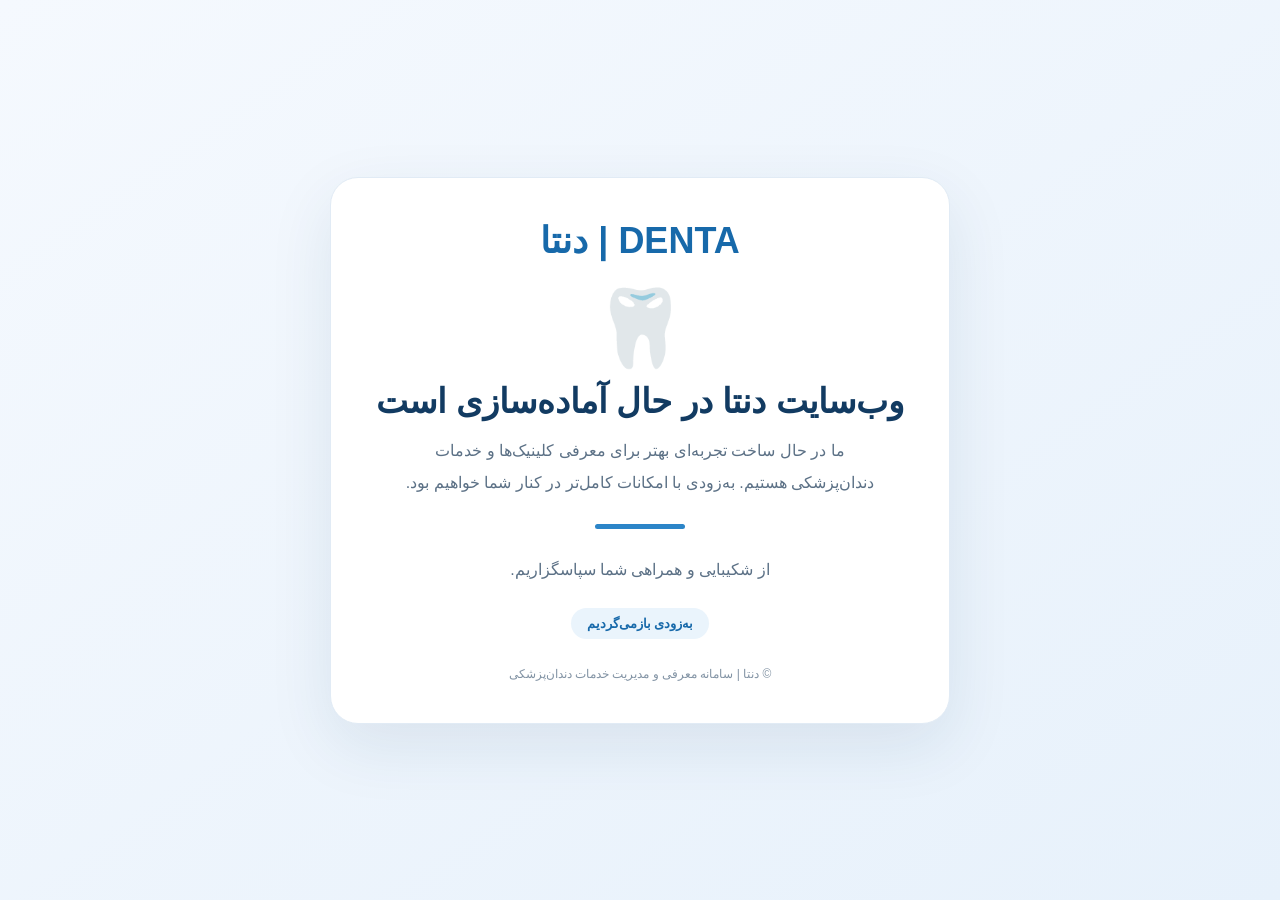
<file: maintenance.html>
<!doctype html>
<html lang="fa" dir="rtl">
<head>
<meta charset="utf-8"><meta name="viewport" content="width=device-width, initial-scale=1"><meta name="theme-color" content="#145da0">
<title>دنتا | در حال آماده‌سازی</title>
<style>
*{box-sizing:border-box}body{margin:0;min-height:100vh;display:grid;place-items:center;padding:24px;background:linear-gradient(145deg,#f5f9fe,#e7f1fb);font-family:Tahoma,Arial,sans-serif;color:#183653}.card{width:min(620px,100%);background:#fff;border:1px solid #e1ebf5;border-radius:28px;padding:42px 30px;text-align:center;box-shadow:0 22px 65px #173c6018}.logo{font-size:36px;font-weight:900;color:#1769aa}.tooth{font-size:76px;margin:22px 0 4px}h1{font-size:clamp(25px,5vw,34px);margin:8px 0 14px;color:#123b62}p{font-size:16px;line-height:2;color:#5c7186;margin:0 auto;max-width:480px}.line{height:5px;width:90px;border-radius:9px;background:#2c85c8;margin:25px auto}.status{display:inline-block;background:#eaf4fc;color:#1769aa;border-radius:30px;padding:8px 16px;font-size:13px;font-weight:bold;margin-top:22px}.foot{font-size:12px;color:#8293a4;margin-top:28px}
</style></head>
<body><main class="card"><div class="logo">DENTA | دنتا</div><div class="tooth" aria-hidden="true">🦷</div><h1>وب‌سایت دنتا در حال آماده‌سازی است</h1><p>ما در حال ساخت تجربه‌ای بهتر برای معرفی کلینیک‌ها و خدمات دندان‌پزشکی هستیم. به‌زودی با امکانات کامل‌تر در کنار شما خواهیم بود.</p><div class="line"></div><p>از شکیبایی و همراهی شما سپاسگزاریم.</p><div class="status">به‌زودی بازمی‌گردیم</div><div class="foot">© دنتا | سامانه معرفی و مدیریت خدمات دندان‌پزشکی</div></main></body></html>
</file>
